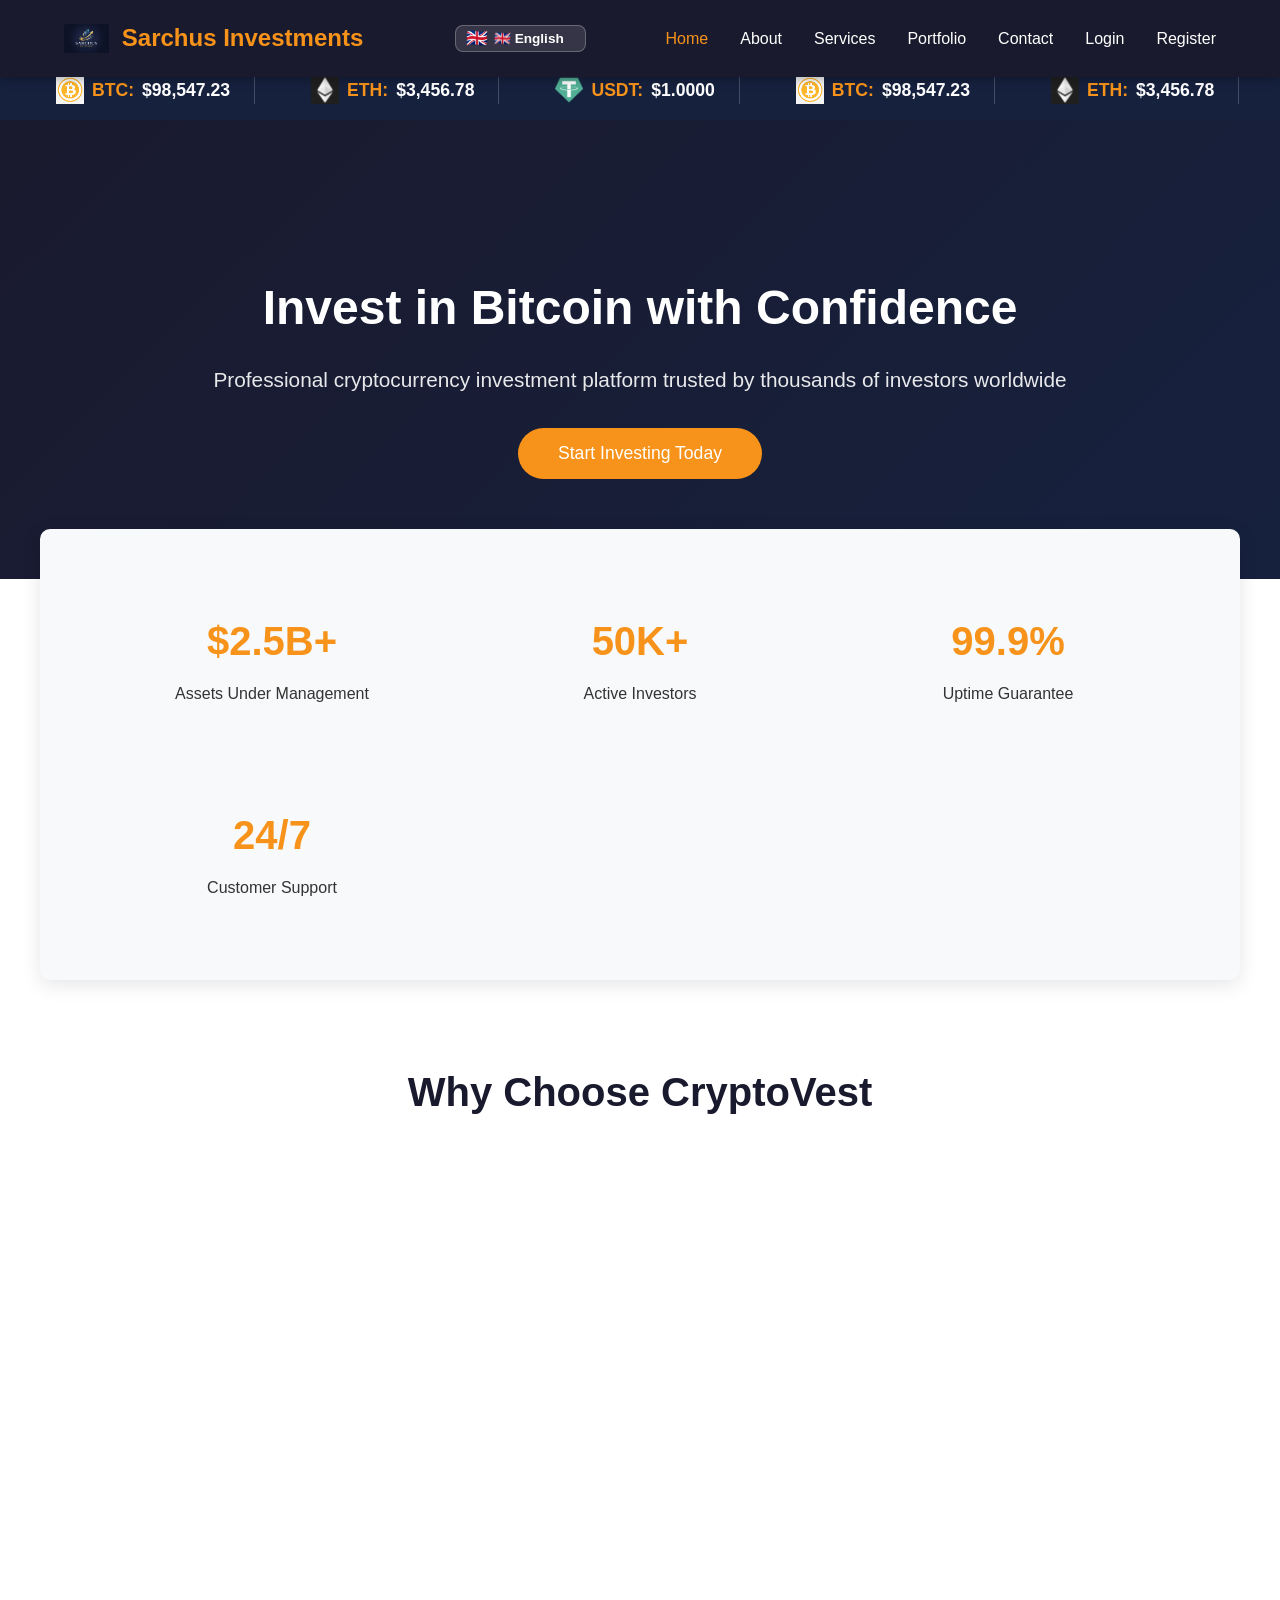
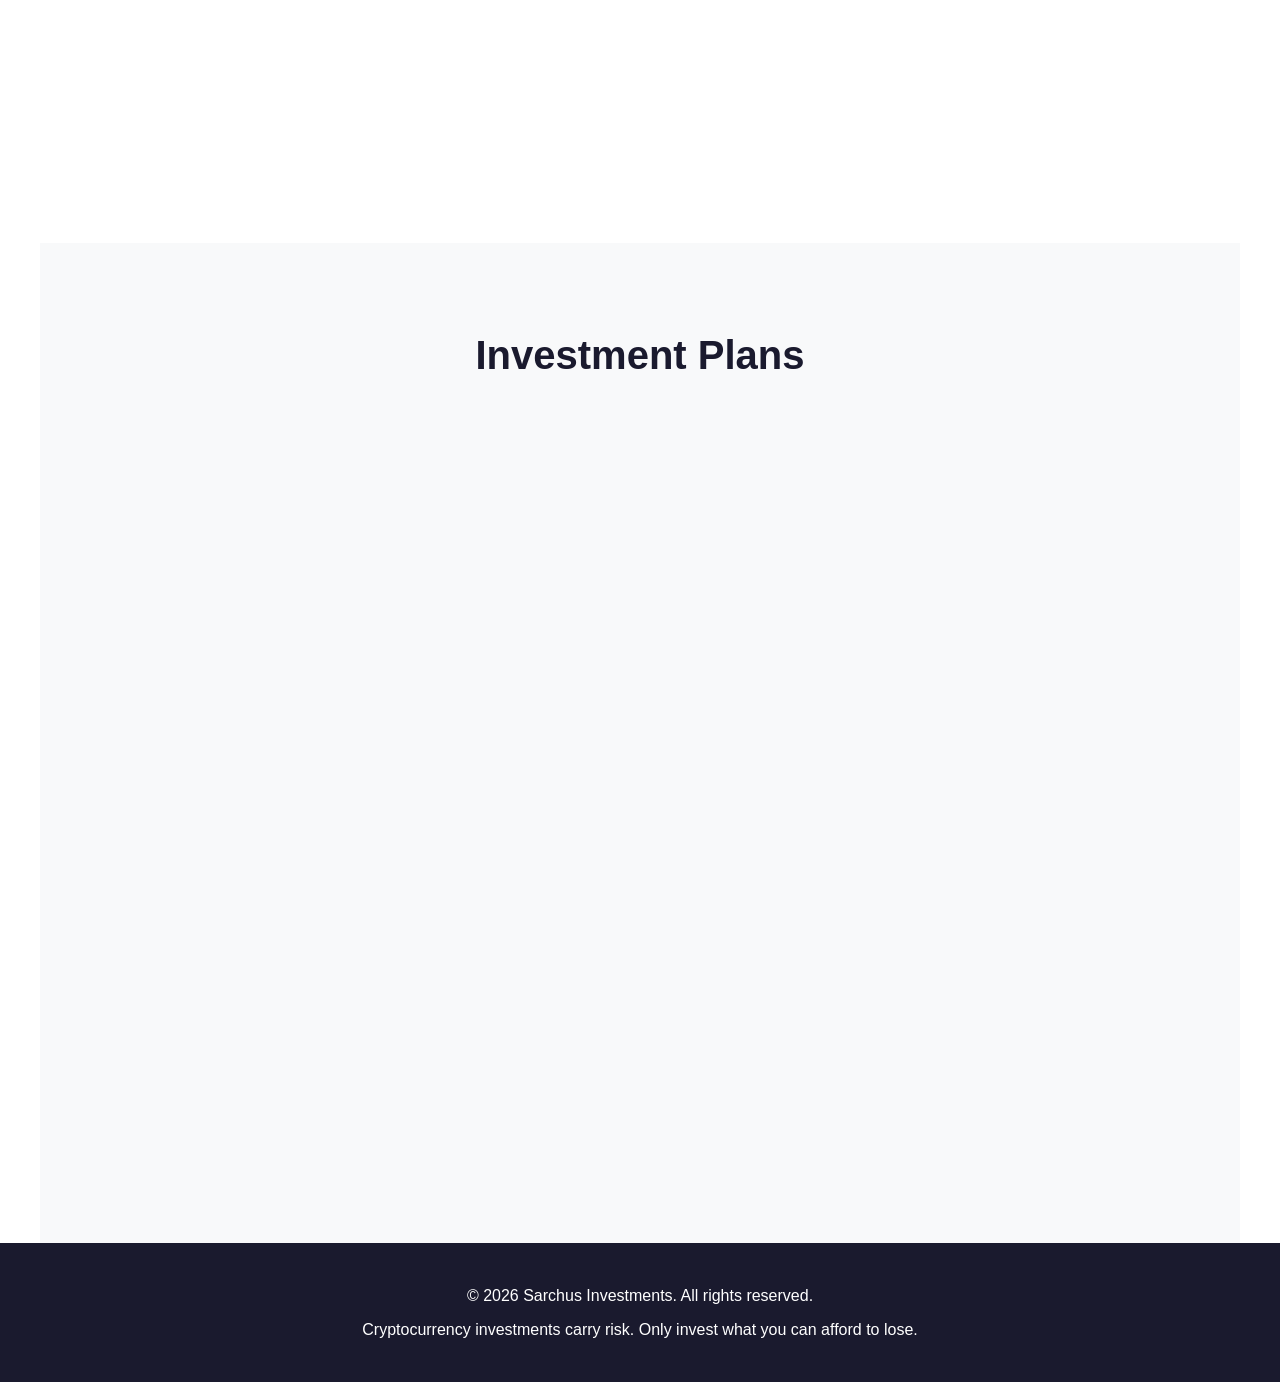
<file: index.html>
<!DOCTYPE html>
<html lang="en">
<head>
    <meta charset="UTF-8">
    <meta name="viewport" content="width=device-width, initial-scale=1.0">
    <title>Sarchus Investments - Professional Bitcoin Investment Platform</title>
    <link rel="icon" type="png" href="SarchusInvestments.png">
    <link rel="stylesheet" href="styles.css">
</head>
<body>
    <nav>
        <div class="container">
            <a href="index.html" class="logo-link">
                <img src="SarchusInvestments.png" alt="Sarchus Investments" class="logo-img">
                <span class="logo-text">Sarchus Investments</span>
            </a>
            <button class="mobile-menu-toggle" onclick="toggleMobileMenu()">
                <span></span><span></span><span></span>
            </button>
            <ul class="nav-menu">
                <li><a href="index.html"     data-i18n="nav-home">Home</a></li>
                <li><a href="about.html"     data-i18n="nav-about">About</a></li>
                <li><a href="services.html"  data-i18n="nav-services">Services</a></li>
                <li><a href="portfolio.html" data-i18n="nav-portfolio">Portfolio</a></li>
                <li><a href="contact.html"   data-i18n="nav-contact">Contact</a></li>
                <li><a href="login.html"    class="nav-login"    data-i18n="nav-login">Login</a></li>
                <li><a href="register.html" class="nav-register" data-i18n="nav-register">Register</a></li>
            </ul>
        </div>
    </nav>

    <div class="btc-price" id="cryptoPrices">
        <div class="btc-price-wrapper">
            <div class="btc-price-content">
                <div class="crypto-price-item"><img src="btc.png"  alt="Bitcoin"  class="crypto-icon"><span class="crypto-name">BTC:</span><span class="price-value" id="btcPrice">Loading...</span></div>
                <div class="crypto-price-item"><img src="eth.png"  alt="Ethereum" class="crypto-icon"><span class="crypto-name">ETH:</span><span class="price-value" id="ethPrice">Loading...</span></div>
                <div class="crypto-price-item"><img src="usdt.png" alt="USDT"     class="crypto-icon"><span class="crypto-name">USDT:</span><span class="price-value" id="usdtPrice">Loading...</span></div>
                <div class="crypto-price-item"><img src="btc.png"  alt="Bitcoin"  class="crypto-icon"><span class="crypto-name">BTC:</span><span class="price-value" id="btcPrice2">Loading...</span></div>
                <div class="crypto-price-item"><img src="eth.png"  alt="Ethereum" class="crypto-icon"><span class="crypto-name">ETH:</span><span class="price-value" id="ethPrice2">Loading...</span></div>
                <div class="crypto-price-item"><img src="usdt.png" alt="USDT"     class="crypto-icon"><span class="crypto-name">USDT:</span><span class="price-value" id="usdtPrice2">Loading...</span></div>
            </div>
            <div class="btc-price-content">
                <div class="crypto-price-item"><img src="btc.png"  alt="Bitcoin"  class="crypto-icon"><span class="crypto-name">BTC:</span><span class="price-value" id="btcPrice3">Loading...</span></div>
                <div class="crypto-price-item"><img src="eth.png"  alt="Ethereum" class="crypto-icon"><span class="crypto-name">ETH:</span><span class="price-value" id="ethPrice3">Loading...</span></div>
                <div class="crypto-price-item"><img src="usdt.png" alt="USDT"     class="crypto-icon"><span class="crypto-name">USDT:</span><span class="price-value" id="usdtPrice3">Loading...</span></div>
                <div class="crypto-price-item"><img src="btc.png"  alt="Bitcoin"  class="crypto-icon"><span class="crypto-name">BTC:</span><span class="price-value" id="btcPrice4">Loading...</span></div>
                <div class="crypto-price-item"><img src="eth.png"  alt="Ethereum" class="crypto-icon"><span class="crypto-name">ETH:</span><span class="price-value" id="ethPrice4">Loading...</span></div>
                <div class="crypto-price-item"><img src="usdt.png" alt="USDT"     class="crypto-icon"><span class="crypto-name">USDT:</span><span class="price-value" id="usdtPrice4">Loading...</span></div>
            </div>
        </div>
    </div>

    <section class="hero" id="home">
        <h1 data-i18n="index-hero-title">Invest in Bitcoin with Confidence</h1>
        <p  data-i18n="index-hero-sub">Professional cryptocurrency investment platform trusted by thousands of investors worldwide</p>
        <button class="cta-button" onclick="window.location.href='register.html'" data-i18n="index-hero-cta">Start Investing Today</button>
    </section>

    <div class="stats">
        <div class="stat-card">
            <h3 data-i18n="stats-aum">$2.5B+</h3>
            <p  data-i18n="stats-aum-label">Assets Under Management</p>
        </div>
        <div class="stat-card">
            <h3 data-i18n="stats-investors">50K+</h3>
            <p  data-i18n="stats-investors-label">Active Investors</p>
        </div>
        <div class="stat-card">
            <h3 data-i18n="stats-uptime">99.9%</h3>
            <p  data-i18n="stats-uptime-label">Uptime Guarantee</p>
        </div>
        <div class="stat-card">
            <h3 data-i18n="stats-support">24/7</h3>
            <p  data-i18n="stats-support-label">Customer Support</p>
        </div>
    </div>

    <section class="section" id="features">
        <h2 data-i18n="features-title">Why Choose CryptoVest</h2>
        <div class="features">
            <div class="feature-card">
                <div class="feature-icon">🔒</div>
                <h3 data-i18n="feature-security-title">Bank-Level Security</h3>
                <p  data-i18n="feature-security-desc">Your investments are protected with military-grade encryption and cold storage solutions.</p>
            </div>
            <div class="feature-card">
                <div class="feature-icon">📊</div>
                <h3 data-i18n="feature-analytics-title">Real-Time Analytics</h3>
                <p  data-i18n="feature-analytics-desc">Track your portfolio performance with advanced analytics and real-time market data.</p>
            </div>
            <div class="feature-card">
                <div class="feature-icon">💼</div>
                <h3 data-i18n="feature-management-title">Expert Management</h3>
                <p  data-i18n="feature-management-desc">Our team of crypto experts actively manages and optimizes your investment strategy.</p>
            </div>
            <div class="feature-card">
                <div class="feature-icon">🌐</div>
                <h3 data-i18n="feature-global-title">Global Access</h3>
                <p  data-i18n="feature-global-desc">Invest from anywhere in the world with our mobile and web platforms.</p>
            </div>
            <div class="feature-card">
                <div class="feature-icon">⚡</div>
                <h3 data-i18n="feature-instant-title">Instant Transactions</h3>
                <p  data-i18n="feature-instant-desc">Buy and sell Bitcoin instantly with our high-speed trading infrastructure.</p>
            </div>
            <div class="feature-card">
                <div class="feature-icon">🎓</div>
                <h3 data-i18n="feature-edu-title">Educational Resources</h3>
                <p  data-i18n="feature-edu-desc">Learn from our comprehensive guides and stay updated with market insights.</p>
            </div>
        </div>
    </section>

    <section class="section pricing" id="pricing">
        <h2 data-i18n="pricing-title">Investment Plans</h2>
        <div class="pricing-cards">
            <div class="pricing-card">
                <h3 data-i18n="plan-silver">Silver Plan</h3>
                <div class="price">15<span>% ROI</span></div>
                <ul class="pricing-features">
                    <li>Minimum: $100</li><li>Maximum: $999</li><li>Duration: 7 Days</li>
                    <li>ROI: 15%</li><li>Basic Analytics</li><li>Email Support</li><li>Mobile App Access</li>
                </ul>
                <button class="cta-button" onclick="window.location.href='register.html'" data-i18n="plan-cta-start">Get Started</button>
            </div>
            <div class="pricing-card featured">
                <h3 data-i18n="plan-gold">Gold Plan</h3>
                <div class="price">20<span>% ROI</span></div>
                <ul class="pricing-features">
                    <li>Minimum: $1,000</li><li>Maximum: $4,999</li><li>Duration: 15 Days</li>
                    <li>ROI: 20%</li><li>Advanced Analytics</li><li>Priority Support</li>
                    <li>Enhanced Security</li><li>Account Manager</li><li>Tax Reporting Tools</li>
                </ul>
                <button class="cta-button" onclick="window.location.href='register.html'" data-i18n="plan-cta-popular">Most Popular</button>
            </div>
            <div class="pricing-card">
                <h3 data-i18n="plan-diamond">Diamond Plan</h3>
                <div class="price">25<span>% ROI</span></div>
                <ul class="pricing-features">
                    <li>Minimum: $5,000</li><li>Maximum: $24,999</li><li>Duration: 30 Days</li>
                    <li>ROI: 25%</li><li>Premium Analytics</li><li>24/7 VIP Support</li>
                    <li>Maximum Security</li><li>Personal Investment Team</li>
                    <li>Custom Strategies</li><li>API Access</li>
                </ul>
                <button class="cta-button" onclick="window.location.href='register.html'" data-i18n="plan-cta-premium">Premium Plan</button>
            </div>
        </div>
    </section>

    <footer>
        <p data-i18n="footer-copy">&copy; 2026 Sarchus Investments. All rights reserved.</p>
        <p data-i18n="footer-risk">Cryptocurrency investments carry risk. Only invest what you can afford to lose.</p>
    </footer>

    <script src="translations.js"></script>
    <script src="lang-switcher.js"></script>
    <script src="main.js"></script>
</body>
</html>
</file>
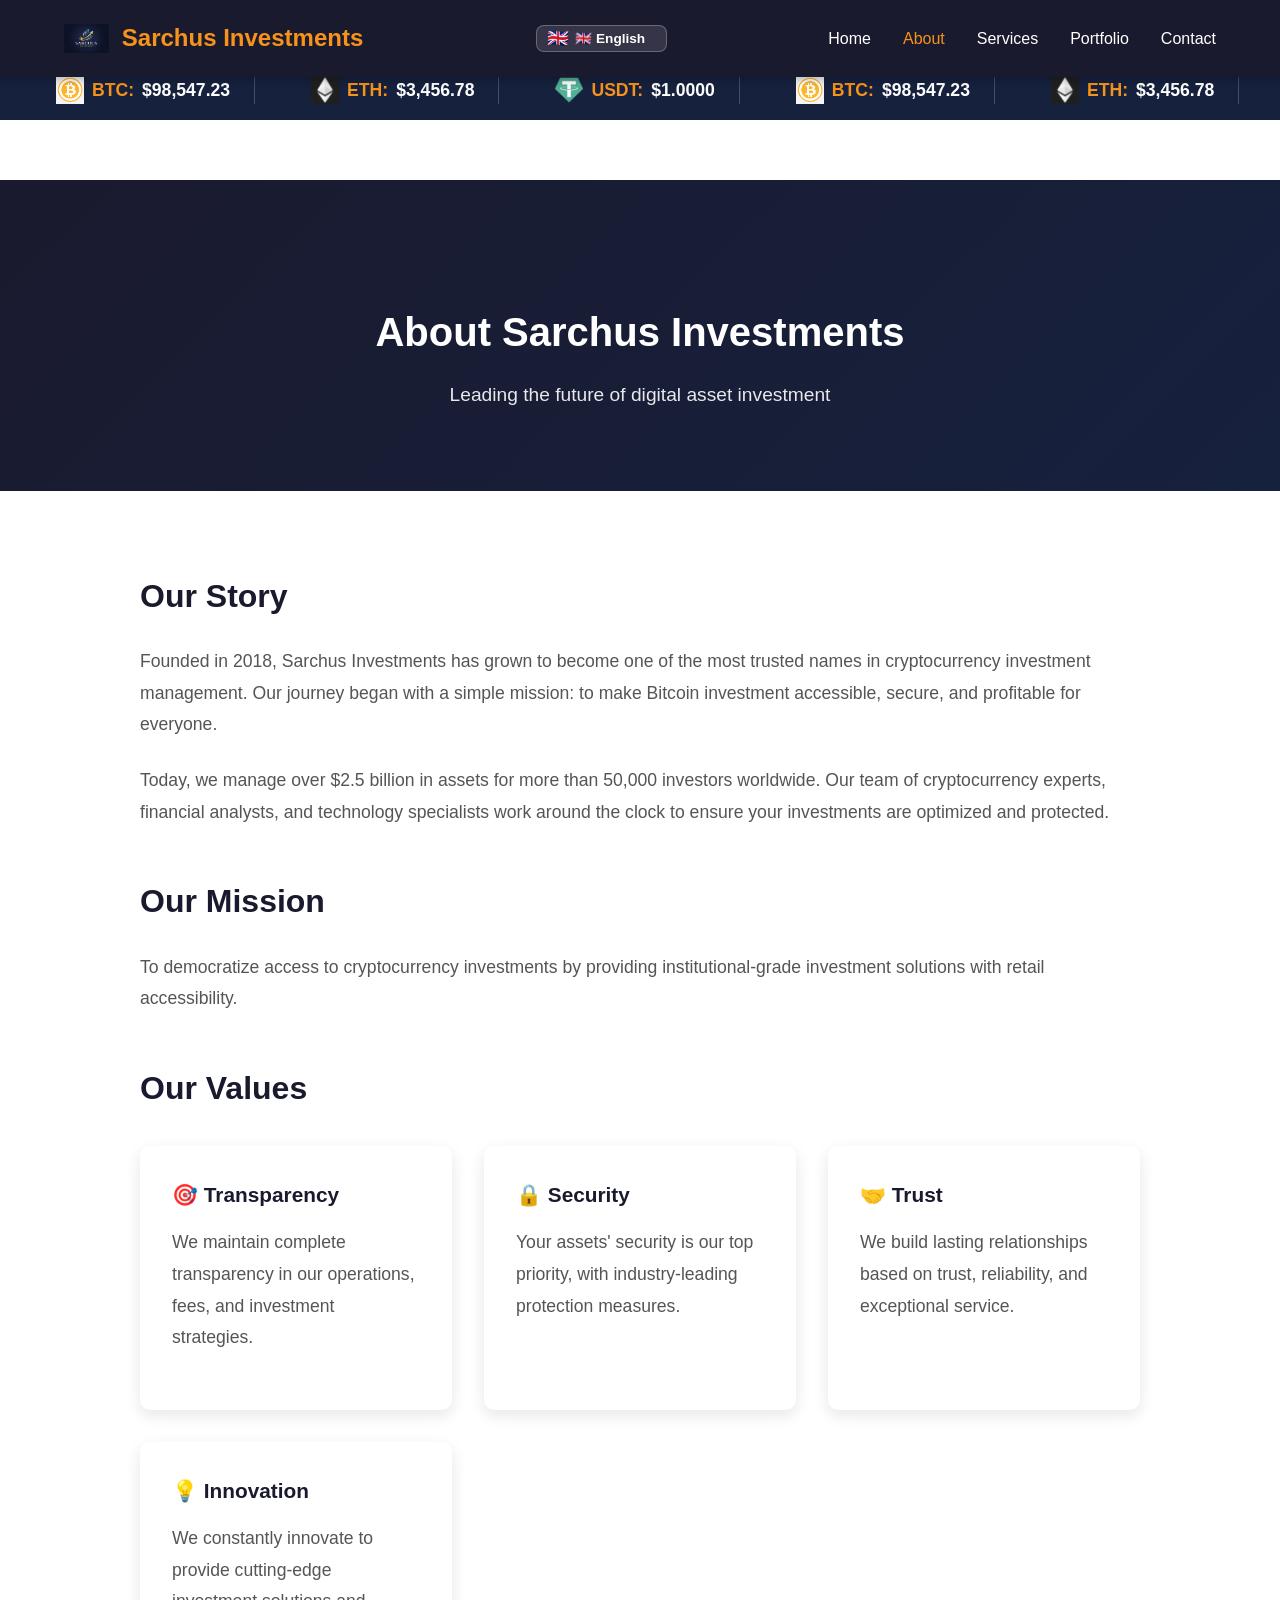
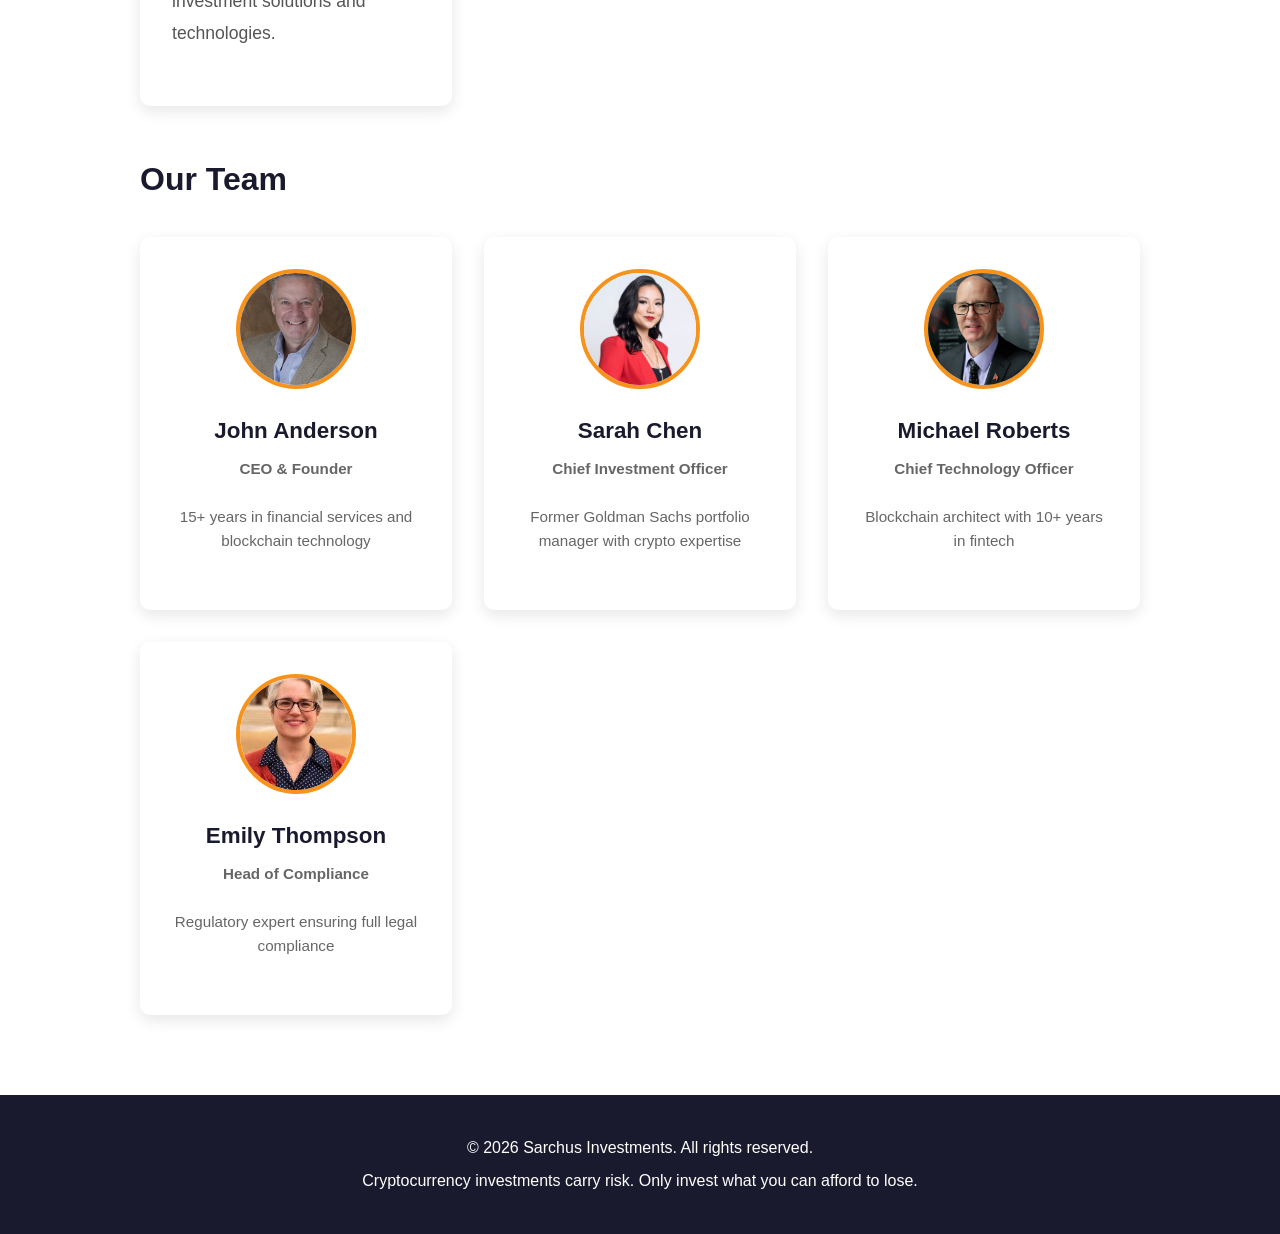
<file: about.html>
<!DOCTYPE html>
<html lang="en">
<head>
    <meta charset="UTF-8">
    <meta name="viewport" content="width=device-width, initial-scale=1.0">
    <title>About Us - Sarchus Investments</title>
    <link rel="icon" type="png" href="SarchusInvestments.png">
    <link rel="stylesheet" href="styles.css">
</head>
<body>
    <nav>
        <div class="container">
            <a href="index.html" class="logo-link">
                <img src="SarchusInvestments.png" alt="Sarchus Investments" class="logo-img">
                <span class="logo-text">Sarchus Investments</span>
            </a>
            <button class="mobile-menu-toggle" onclick="toggleMobileMenu()">
                <span></span><span></span><span></span>
            </button>
            <ul class="nav-menu">
                <li><a href="index.html"     data-i18n="nav-home">Home</a></li>
                <li><a href="about.html"     data-i18n="nav-about">About</a></li>
                <li><a href="services.html"  data-i18n="nav-services">Services</a></li>
                <li><a href="portfolio.html" data-i18n="nav-portfolio">Portfolio</a></li>
                <li><a href="contact.html"   data-i18n="nav-contact">Contact</a></li>
            </ul>
        </div>
    </nav>

    <div class="btc-price" id="cryptoPrices">
        <div class="btc-price-wrapper">
            <div class="btc-price-content">
                <div class="crypto-price-item"><img src="btc.png"  alt="Bitcoin"  class="crypto-icon"><span class="crypto-name">BTC:</span><span class="price-value" id="btcPrice">Loading...</span></div>
                <div class="crypto-price-item"><img src="eth.png"  alt="Ethereum" class="crypto-icon"><span class="crypto-name">ETH:</span><span class="price-value" id="ethPrice">Loading...</span></div>
                <div class="crypto-price-item"><img src="usdt.png" alt="USDT"     class="crypto-icon"><span class="crypto-name">USDT:</span><span class="price-value" id="usdtPrice">Loading...</span></div>
                <div class="crypto-price-item"><img src="btc.png"  alt="Bitcoin"  class="crypto-icon"><span class="crypto-name">BTC:</span><span class="price-value" id="btcPrice2">Loading...</span></div>
                <div class="crypto-price-item"><img src="eth.png"  alt="Ethereum" class="crypto-icon"><span class="crypto-name">ETH:</span><span class="price-value" id="ethPrice2">Loading...</span></div>
                <div class="crypto-price-item"><img src="usdt.png" alt="USDT"     class="crypto-icon"><span class="crypto-name">USDT:</span><span class="price-value" id="usdtPrice2">Loading...</span></div>
            </div>
            <div class="btc-price-content">
                <div class="crypto-price-item"><img src="btc.png"  alt="Bitcoin"  class="crypto-icon"><span class="crypto-name">BTC:</span><span class="price-value" id="btcPrice3">Loading...</span></div>
                <div class="crypto-price-item"><img src="eth.png"  alt="Ethereum" class="crypto-icon"><span class="crypto-name">ETH:</span><span class="price-value" id="ethPrice3">Loading...</span></div>
                <div class="crypto-price-item"><img src="usdt.png" alt="USDT"     class="crypto-icon"><span class="crypto-name">USDT:</span><span class="price-value" id="usdtPrice3">Loading...</span></div>
                <div class="crypto-price-item"><img src="btc.png"  alt="Bitcoin"  class="crypto-icon"><span class="crypto-name">BTC:</span><span class="price-value" id="btcPrice4">Loading...</span></div>
                <div class="crypto-price-item"><img src="eth.png"  alt="Ethereum" class="crypto-icon"><span class="crypto-name">ETH:</span><span class="price-value" id="ethPrice4">Loading...</span></div>
                <div class="crypto-price-item"><img src="usdt.png" alt="USDT"     class="crypto-icon"><span class="crypto-name">USDT:</span><span class="price-value" id="usdtPrice4">Loading...</span></div>
            </div>
        </div>
    </div>

    <section class="page-header">
        <h1 data-i18n="about-hero-title">About Sarchus Investments</h1>
        <p  data-i18n="about-hero-sub">Leading the future of digital asset investment</p>
    </section>

    <section class="section">
        <div class="about-content">
            <h2 data-i18n="about-story-h2">Our Story</h2>
            <p data-i18n="about-story-p1">Founded in 2018, Sarchus Investments has grown to become one of the most trusted names in cryptocurrency investment management. Our journey began with a simple mission: to make Bitcoin investment accessible, secure, and profitable for everyone.</p>
            <p data-i18n="about-story-p2">Today, we manage over $2.5 billion in assets for more than 50,000 investors worldwide. Our team of cryptocurrency experts, financial analysts, and technology specialists work around the clock to ensure your investments are optimized and protected.</p>

            <h2 style="margin-top: 3rem;" data-i18n="about-mission-h2">Our Mission</h2>
            <p data-i18n="about-mission-p">To democratize access to cryptocurrency investments by providing institutional-grade investment solutions with retail accessibility. We believe that everyone should have the opportunity to participate in the digital financial revolution.</p>

            <h2 style="margin-top: 3rem;" data-i18n="about-values-h2">Our Values</h2>
            <div class="values-grid">
                <div class="value-card">
                    <h3 data-i18n="value-transparency-title">🎯 Transparency</h3>
                    <p  data-i18n="value-transparency-desc">We maintain complete transparency in our operations, fees, and investment strategies.</p>
                </div>
                <div class="value-card">
                    <h3 data-i18n="value-security-title">🔒 Security</h3>
                    <p  data-i18n="value-security-desc">Your assets' security is our top priority, with industry-leading protection measures.</p>
                </div>
                <div class="value-card">
                    <h3 data-i18n="value-trust-title">🤝 Trust</h3>
                    <p  data-i18n="value-trust-desc">We build lasting relationships based on trust, reliability, and exceptional service.</p>
                </div>
                <div class="value-card">
                    <h3 data-i18n="value-innovation-title">💡 Innovation</h3>
                    <p  data-i18n="value-innovation-desc">We constantly innovate to provide cutting-edge investment solutions and technologies.</p>
                </div>
            </div>

            <h2 style="margin-top: 3rem;" data-i18n="about-team-h2">Our Team</h2>
            <div class="team-grid">
                <div class="team-member">
                    <div class="team-avatar"><img src="JohnAnderson.png" alt="John Anderson"></div>
                    <h3>John Anderson</h3>
                    <p class="team-role" data-i18n="team-ceo-role">CEO &amp; Founder</p>
                    <p data-i18n="team-ceo-desc">15+ years in financial services and blockchain technology</p>
                </div>
                <div class="team-member">
                    <div class="team-avatar"><img src="SarahChen.png" alt="Sarah Chen"></div>
                    <h3>Sarah Chen</h3>
                    <p class="team-role" data-i18n="team-cio-role">Chief Investment Officer</p>
                    <p data-i18n="team-cio-desc">Former Goldman Sachs portfolio manager with crypto expertise</p>
                </div>
                <div class="team-member">
                    <div class="team-avatar"><img src="MichaelRoberts.png" alt="Michael Roberts"></div>
                    <h3>Michael Roberts</h3>
                    <p class="team-role" data-i18n="team-cto-role">Chief Technology Officer</p>
                    <p data-i18n="team-cto-desc">Blockchain architect with 10+ years in fintech</p>
                </div>
                <div class="team-member">
                    <div class="team-avatar"><img src="EmilyThompson.png" alt="Emily Thompson"></div>
                    <h3>Emily Thompson</h3>
                    <p class="team-role" data-i18n="team-compliance-role">Head of Compliance</p>
                    <p data-i18n="team-compliance-desc">Regulatory expert ensuring full legal compliance</p>
                </div>
            </div>
        </div>
    </section>

    <footer>
        <p data-i18n="footer-copy">&copy; 2026 Sarchus Investments. All rights reserved.</p>
        <p data-i18n="footer-risk">Cryptocurrency investments carry risk. Only invest what you can afford to lose.</p>
    </footer>

    <script src="translations.js"></script>
    <script src="lang-switcher.js"></script>
    <script src="main.js"></script>
</body>
</html>
</file>
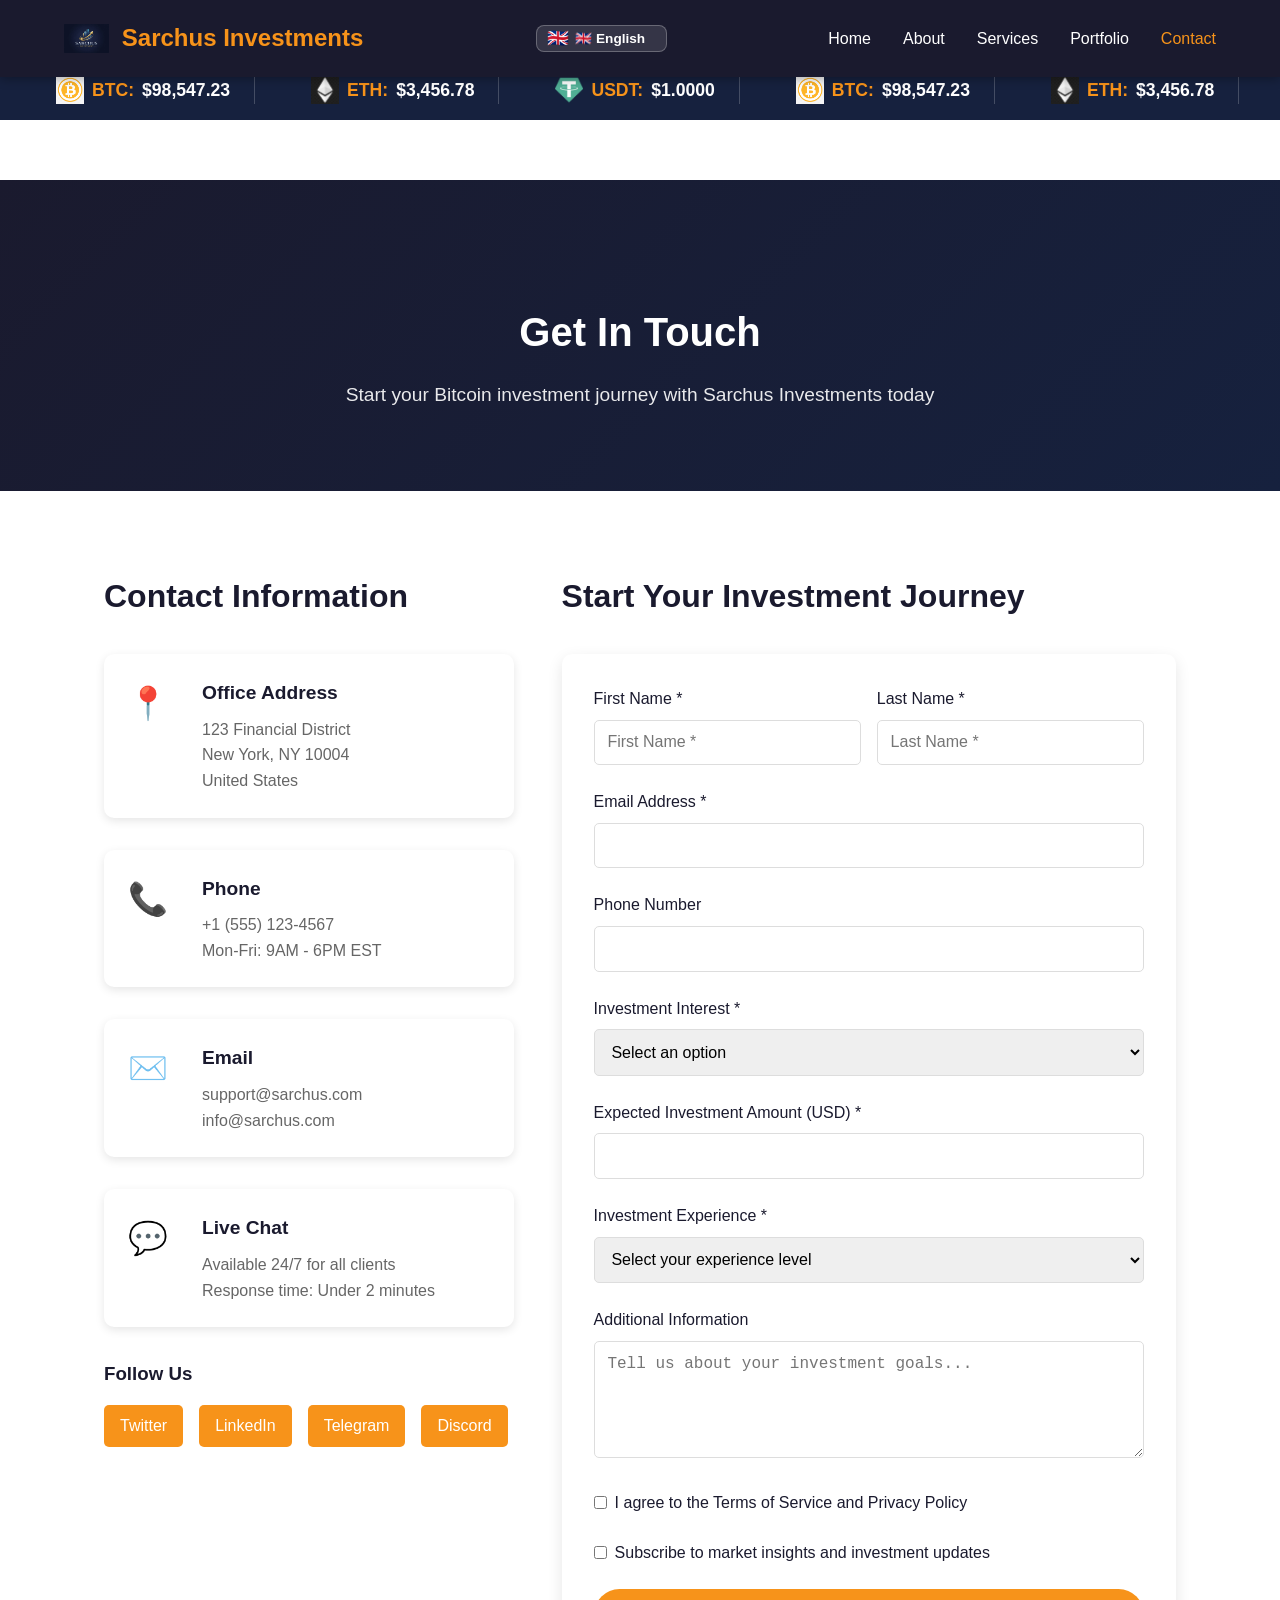
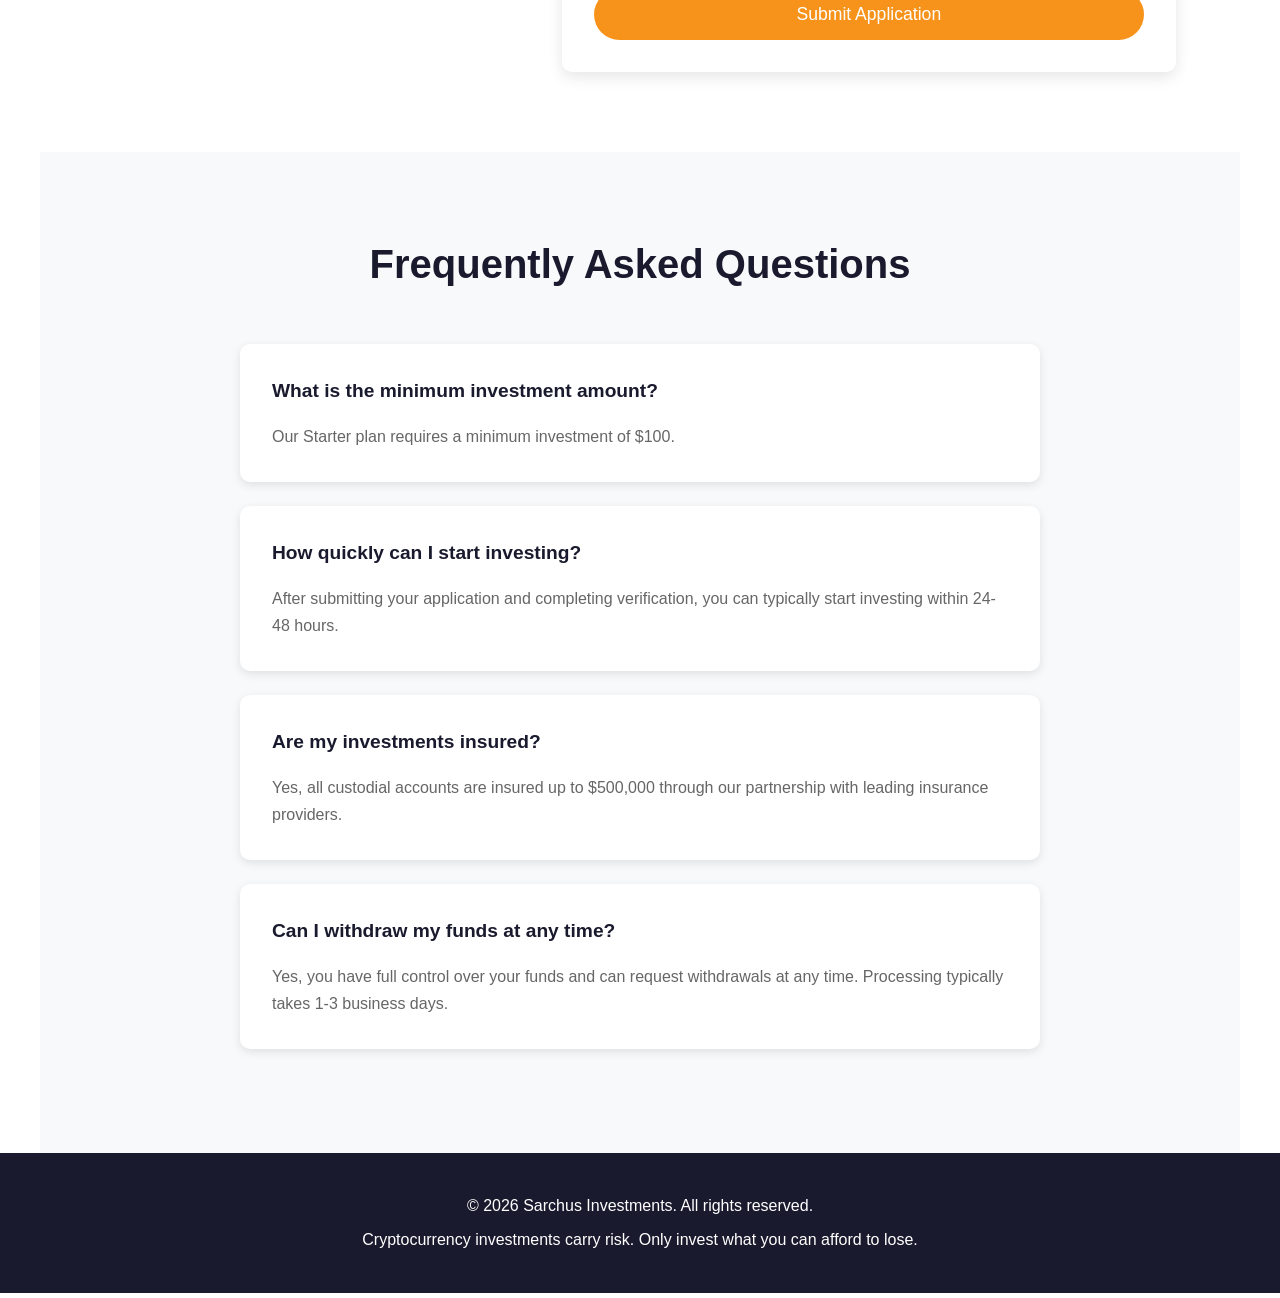
<file: contact.html>
<!DOCTYPE html>
<html lang="en">
<head>
    <meta charset="UTF-8">
    <meta name="viewport" content="width=device-width, initial-scale=1.0">
    <title>Contact Us - Sarchus Investments</title>
    <link rel="icon" type="png" href="SarchusInvestments.png">
    <link rel="stylesheet" href="styles.css">
</head>
<body>
    <nav>
        <div class="container">
            <a href="index.html" class="logo-link">
                <img src="SarchusInvestments.png" alt="Sarchus Investments" class="logo-img">
                <span class="logo-text">Sarchus Investments</span>
            </a>
            <button class="mobile-menu-toggle" onclick="toggleMobileMenu()">
                <span></span><span></span><span></span>
            </button>
            <ul class="nav-menu">
                <li><a href="index.html"     data-i18n="nav-home">Home</a></li>
                <li><a href="about.html"     data-i18n="nav-about">About</a></li>
                <li><a href="services.html"  data-i18n="nav-services">Services</a></li>
                <li><a href="portfolio.html" data-i18n="nav-portfolio">Portfolio</a></li>
                <li><a href="contact.html"   data-i18n="nav-contact">Contact</a></li>
            </ul>
        </div>
    </nav>

    <div class="btc-price" id="cryptoPrices">
        <div class="btc-price-wrapper">
            <div class="btc-price-content">
                <div class="crypto-price-item"><img src="btc.png"  alt="Bitcoin"  class="crypto-icon"><span class="crypto-name">BTC:</span><span class="price-value" id="btcPrice">Loading...</span></div>
                <div class="crypto-price-item"><img src="eth.png"  alt="Ethereum" class="crypto-icon"><span class="crypto-name">ETH:</span><span class="price-value" id="ethPrice">Loading...</span></div>
                <div class="crypto-price-item"><img src="usdt.png" alt="USDT"     class="crypto-icon"><span class="crypto-name">USDT:</span><span class="price-value" id="usdtPrice">Loading...</span></div>
                <div class="crypto-price-item"><img src="btc.png"  alt="Bitcoin"  class="crypto-icon"><span class="crypto-name">BTC:</span><span class="price-value" id="btcPrice2">Loading...</span></div>
                <div class="crypto-price-item"><img src="eth.png"  alt="Ethereum" class="crypto-icon"><span class="crypto-name">ETH:</span><span class="price-value" id="ethPrice2">Loading...</span></div>
                <div class="crypto-price-item"><img src="usdt.png" alt="USDT"     class="crypto-icon"><span class="crypto-name">USDT:</span><span class="price-value" id="usdtPrice2">Loading...</span></div>
            </div>
            <div class="btc-price-content">
                <div class="crypto-price-item"><img src="btc.png"  alt="Bitcoin"  class="crypto-icon"><span class="crypto-name">BTC:</span><span class="price-value" id="btcPrice3">Loading...</span></div>
                <div class="crypto-price-item"><img src="eth.png"  alt="Ethereum" class="crypto-icon"><span class="crypto-name">ETH:</span><span class="price-value" id="ethPrice3">Loading...</span></div>
                <div class="crypto-price-item"><img src="usdt.png" alt="USDT"     class="crypto-icon"><span class="crypto-name">USDT:</span><span class="price-value" id="usdtPrice3">Loading...</span></div>
                <div class="crypto-price-item"><img src="btc.png"  alt="Bitcoin"  class="crypto-icon"><span class="crypto-name">BTC:</span><span class="price-value" id="btcPrice4">Loading...</span></div>
                <div class="crypto-price-item"><img src="eth.png"  alt="Ethereum" class="crypto-icon"><span class="crypto-name">ETH:</span><span class="price-value" id="ethPrice4">Loading...</span></div>
                <div class="crypto-price-item"><img src="usdt.png" alt="USDT"     class="crypto-icon"><span class="crypto-name">USDT:</span><span class="price-value" id="usdtPrice4">Loading...</span></div>
            </div>
        </div>
    </div>

    <section class="page-header">
        <h1 data-i18n="contact-hero-title">Get In Touch</h1>
        <p  data-i18n="contact-hero-sub">Start your Bitcoin investment journey with Sarchus Investments today</p>
    </section>

    <section class="section">
        <div class="contact-container">
            <div class="contact-info">
                <h2 data-i18n="contact-info-h2">Contact Information</h2>
                <div class="info-item">
                    <div class="info-icon">📍</div>
                    <div>
                        <h3 data-i18n="contact-office-h3">Office Address</h3>
                        <p>123 Financial District<br>New York, NY 10004<br>United States</p>
                    </div>
                </div>
                <div class="info-item">
                    <div class="info-icon">📞</div>
                    <div>
                        <h3 data-i18n="contact-phone-h3">Phone</h3>
                        <p>+1 (555) 123-4567<br><span data-i18n="contact-phone-hours">Mon-Fri: 9AM - 6PM EST</span></p>
                    </div>
                </div>
                <div class="info-item">
                    <div class="info-icon">✉️</div>
                    <div>
                        <h3 data-i18n="contact-email-h3">Email</h3>
                        <p>support@sarchus.com<br>info@sarchus.com</p>
                    </div>
                </div>
                <div class="info-item">
                    <div class="info-icon">💬</div>
                    <div>
                        <h3 data-i18n="contact-chat-h3">Live Chat</h3>
                        <p><span data-i18n="contact-chat-desc">Available 24/7 for all clients</span><br><span data-i18n="contact-chat-time">Response time: Under 2 minutes</span></p>
                    </div>
                </div>
                <div class="social-links">
                    <h3 data-i18n="contact-social-h3">Follow Us</h3>
                    <div class="social-icons">
                        <a href="#" class="social-icon">Twitter</a>
                        <a href="#" class="social-icon">LinkedIn</a>
                        <a href="#" class="social-icon">Telegram</a>
                        <a href="#" class="social-icon">Discord</a>
                    </div>
                </div>
            </div>

            <div class="contact-form-container">
                <h2 data-i18n="contact-form-h2">Start Your Investment Journey</h2>
                <form class="contact-form" id="contactForm" onsubmit="handleSubmit(event)">
                    <div class="form-row">
                        <div class="form-group">
                            <label for="firstName" data-i18n="contact-firstname">First Name *</label>
                            <input type="text" id="firstName" required data-i18n-placeholder="contact-firstname">
                        </div>
                        <div class="form-group">
                            <label for="lastName" data-i18n="contact-lastname">Last Name *</label>
                            <input type="text" id="lastName" required data-i18n-placeholder="contact-lastname">
                        </div>
                    </div>
                    <div class="form-group">
                        <label for="email" data-i18n="contact-email-label">Email Address *</label>
                        <input type="email" id="email" required>
                    </div>
                    <div class="form-group">
                        <label for="phone" data-i18n="contact-phone-label">Phone Number</label>
                        <input type="tel" id="phone">
                    </div>
                    <div class="form-group">
                        <label for="investmentType" data-i18n="contact-invest-type">Investment Interest *</label>
                        <select id="investmentType" required>
                            <option value="">Select an option</option>
                            <option value="starter">Starter Plan ($1,000+)</option>
                            <option value="professional">Professional Plan ($10,000+)</option>
                            <option value="enterprise">Enterprise Plan ($100,000+)</option>
                            <option value="consultation">Investment Consultation</option>
                            <option value="other">Other Services</option>
                        </select>
                    </div>
                    <div class="form-group">
                        <label for="investment" data-i18n="contact-invest-amt">Expected Investment Amount (USD) *</label>
                        <input type="number" id="investment" min="1000" required>
                    </div>
                    <div class="form-group">
                        <label for="experience" data-i18n="contact-experience">Investment Experience *</label>
                        <select id="experience" required>
                            <option value="">Select your experience level</option>
                            <option value="beginner">Beginner (New to crypto)</option>
                            <option value="intermediate">Intermediate (Some experience)</option>
                            <option value="advanced">Advanced (Experienced investor)</option>
                            <option value="professional">Professional Trader</option>
                        </select>
                    </div>
                    <div class="form-group">
                        <label for="message" data-i18n="contact-message">Additional Information</label>
                        <textarea id="message" rows="5" placeholder="Tell us about your investment goals..."></textarea>
                    </div>
                    <div class="form-group checkbox-group">
                        <label>
                            <input type="checkbox" id="terms" required>
                            <span data-i18n="contact-terms">I agree to the Terms of Service and Privacy Policy</span>
                        </label>
                    </div>
                    <div class="form-group checkbox-group">
                        <label>
                            <input type="checkbox" id="newsletter">
                            <span data-i18n="contact-newsletter">Subscribe to market insights and investment updates</span>
                        </label>
                    </div>
                    <button type="submit" class="cta-button" style="width: 100%;" data-i18n="contact-submit">Submit Application</button>
                </form>
                <div class="success-message" id="successMessage" style="display: none;">
                    <h3 data-i18n="contact-success-h3">✅ Application Submitted Successfully!</h3>
                    <p data-i18n="contact-success-p">Thank you for your interest in CryptoVest. Our team will review your application and contact you within 24 hours.</p>
                </div>
            </div>
        </div>
    </section>

    <section class="section" style="background: var(--light);">
        <h2 data-i18n="faq-title">Frequently Asked Questions</h2>
        <div class="faq-container">
            <div class="faq-item">
                <h3 data-i18n="faq-q1">What is the minimum investment amount?</h3>
                <p  data-i18n="faq-a1">Our Starter plan requires a minimum investment of $100. For more advanced plans with additional features, please review our pricing page.</p>
            </div>
            <div class="faq-item">
                <h3 data-i18n="faq-q2">How quickly can I start investing?</h3>
                <p  data-i18n="faq-a2">After submitting your application and completing verification, you can typically start investing within 24-48 hours.</p>
            </div>
            <div class="faq-item">
                <h3 data-i18n="faq-q3">Are my investments insured?</h3>
                <p  data-i18n="faq-a3">Yes, all custodial accounts are insured up to $500,000 through our partnership with leading insurance providers.</p>
            </div>
            <div class="faq-item">
                <h3 data-i18n="faq-q4">Can I withdraw my funds at any time?</h3>
                <p  data-i18n="faq-a4">Yes, you have full control over your funds and can request withdrawals at any time. Processing typically takes 1-3 business days.</p>
            </div>
        </div>
    </section>

    <footer>
        <p data-i18n="footer-copy">&copy; 2026 Sarchus Investments. All rights reserved.</p>
        <p data-i18n="footer-risk">Cryptocurrency investments carry risk. Only invest what you can afford to lose.</p>
    </footer>

    <script src="translations.js"></script>
    <script src="lang-switcher.js"></script>
    <script src="main.js"></script>
</body>
</html>
</file>
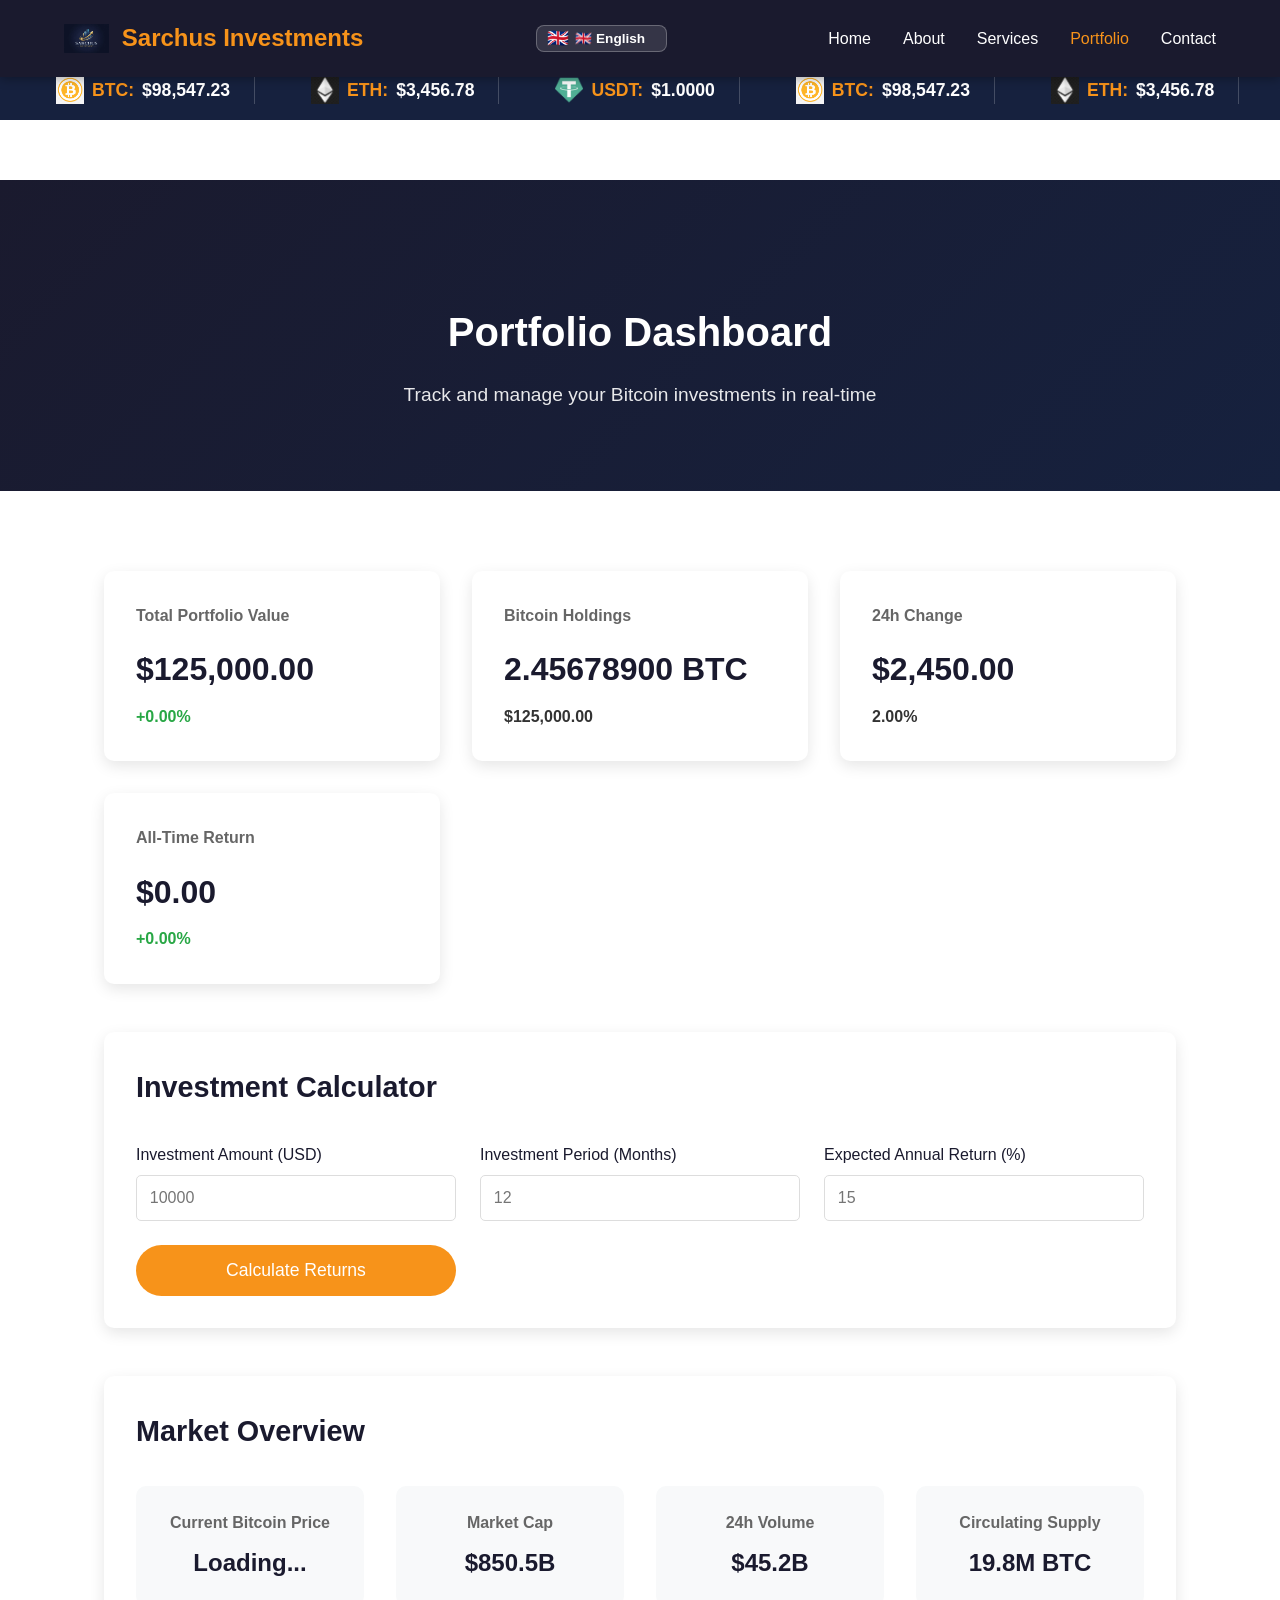
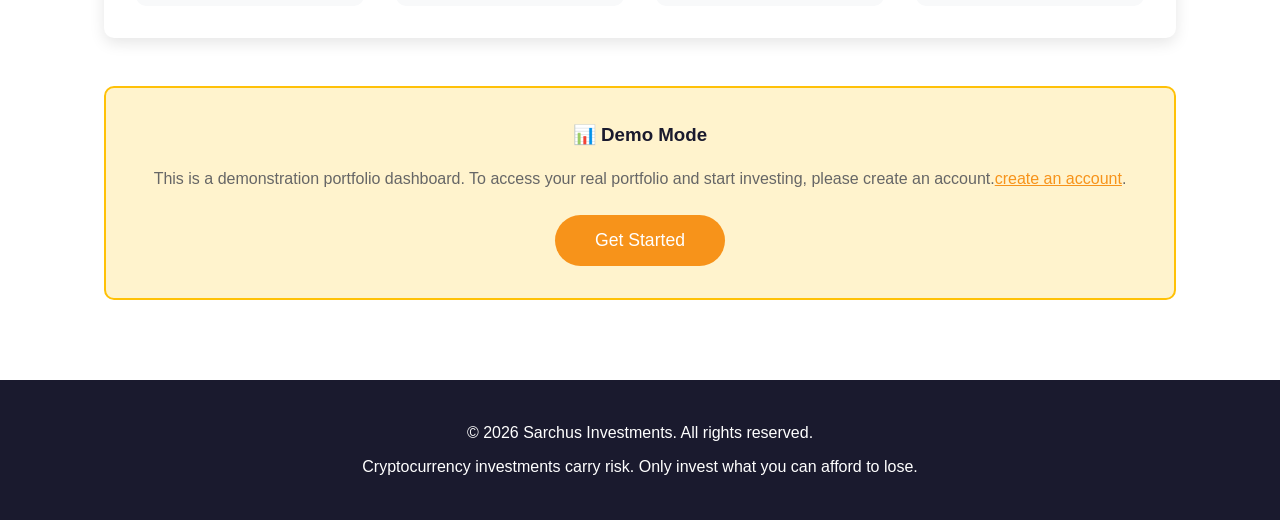
<file: portfolio.html>
<!DOCTYPE html>
<html lang="en">
<head>
    <meta charset="UTF-8">
    <meta name="viewport" content="width=device-width, initial-scale=1.0">
    <title>Portfolio Tracker - Sarchus Investments</title>
    <link rel="icon" type="png" href="SarchusInvestments.png">
    <link rel="stylesheet" href="styles.css">
</head>
<body>
    <nav>
        <div class="container">
            <a href="index.html" class="logo-link">
                <img src="SarchusInvestments.png" alt="Sarchus Investments" class="logo-img">
                <span class="logo-text">Sarchus Investments</span>
            </a>
            <button class="mobile-menu-toggle" onclick="toggleMobileMenu()">
                <span></span><span></span><span></span>
            </button>
            <ul class="nav-menu">
                <li><a href="index.html"     data-i18n="nav-home">Home</a></li>
                <li><a href="about.html"     data-i18n="nav-about">About</a></li>
                <li><a href="services.html"  data-i18n="nav-services">Services</a></li>
                <li><a href="portfolio.html" data-i18n="nav-portfolio">Portfolio</a></li>
                <li><a href="contact.html"   data-i18n="nav-contact">Contact</a></li>
            </ul>
        </div>
    </nav>

    <div class="btc-price" id="cryptoPrices">
        <div class="btc-price-wrapper">
            <div class="btc-price-content">
                <div class="crypto-price-item"><img src="btc.png"  alt="Bitcoin"  class="crypto-icon"><span class="crypto-name">BTC:</span><span class="price-value" id="btcPrice">Loading...</span></div>
                <div class="crypto-price-item"><img src="eth.png"  alt="Ethereum" class="crypto-icon"><span class="crypto-name">ETH:</span><span class="price-value" id="ethPrice">Loading...</span></div>
                <div class="crypto-price-item"><img src="usdt.png" alt="USDT"     class="crypto-icon"><span class="crypto-name">USDT:</span><span class="price-value" id="usdtPrice">Loading...</span></div>
                <div class="crypto-price-item"><img src="btc.png"  alt="Bitcoin"  class="crypto-icon"><span class="crypto-name">BTC:</span><span class="price-value" id="btcPrice2">Loading...</span></div>
                <div class="crypto-price-item"><img src="eth.png"  alt="Ethereum" class="crypto-icon"><span class="crypto-name">ETH:</span><span class="price-value" id="ethPrice2">Loading...</span></div>
                <div class="crypto-price-item"><img src="usdt.png" alt="USDT"     class="crypto-icon"><span class="crypto-name">USDT:</span><span class="price-value" id="usdtPrice2">Loading...</span></div>
            </div>
            <div class="btc-price-content">
                <div class="crypto-price-item"><img src="btc.png"  alt="Bitcoin"  class="crypto-icon"><span class="crypto-name">BTC:</span><span class="price-value" id="btcPrice3">Loading...</span></div>
                <div class="crypto-price-item"><img src="eth.png"  alt="Ethereum" class="crypto-icon"><span class="crypto-name">ETH:</span><span class="price-value" id="ethPrice3">Loading...</span></div>
                <div class="crypto-price-item"><img src="usdt.png" alt="USDT"     class="crypto-icon"><span class="crypto-name">USDT:</span><span class="price-value" id="usdtPrice3">Loading...</span></div>
                <div class="crypto-price-item"><img src="btc.png"  alt="Bitcoin"  class="crypto-icon"><span class="crypto-name">BTC:</span><span class="price-value" id="btcPrice4">Loading...</span></div>
                <div class="crypto-price-item"><img src="eth.png"  alt="Ethereum" class="crypto-icon"><span class="crypto-name">ETH:</span><span class="price-value" id="ethPrice4">Loading...</span></div>
                <div class="crypto-price-item"><img src="usdt.png" alt="USDT"     class="crypto-icon"><span class="crypto-name">USDT:</span><span class="price-value" id="usdtPrice4">Loading...</span></div>
            </div>
        </div>
    </div>

    <section class="page-header">
        <h1 data-i18n="portfolio-hero-title">Portfolio Dashboard</h1>
        <p  data-i18n="portfolio-hero-sub">Track and manage your Bitcoin investments in real-time</p>
    </section>

    <section class="section">
        <div class="portfolio-summary">
            <div class="summary-card">
                <h3 data-i18n="portfolio-total-label">Total Portfolio Value</h3>
                <p class="portfolio-value" id="totalValue">$0.00</p>
                <span class="change positive" id="totalChange">+0.00%</span>
            </div>
            <div class="summary-card">
                <h3 data-i18n="portfolio-btc-label">Bitcoin Holdings</h3>
                <p class="portfolio-value" id="btcHoldings">0.00000000 BTC</p>
                <span class="change" id="btcValue">$0.00</span>
            </div>
            <div class="summary-card">
                <h3 data-i18n="portfolio-24h-label">24h Change</h3>
                <p class="portfolio-value" id="dayChange">$0.00</p>
                <span class="change" id="dayChangePercent">0.00%</span>
            </div>
            <div class="summary-card">
                <h3 data-i18n="portfolio-return-label">All-Time Return</h3>
                <p class="portfolio-value" id="allTimeReturn">$0.00</p>
                <span class="change positive" id="returnPercent">+0.00%</span>
            </div>
        </div>

        <div class="portfolio-calculator">
            <h2 data-i18n="calc-title">Investment Calculator</h2>
            <div class="calculator-inputs">
                <div class="input-group">
                    <label for="investAmount" data-i18n="calc-amount">Investment Amount (USD)</label>
                    <input type="number" id="investAmount" placeholder="10000" min="1000">
                </div>
                <div class="input-group">
                    <label for="investPeriod" data-i18n="calc-period">Investment Period (Months)</label>
                    <input type="number" id="investPeriod" placeholder="12" min="1" max="120">
                </div>
                <div class="input-group">
                    <label for="returnRate" data-i18n="calc-rate">Expected Annual Return (%)</label>
                    <input type="number" id="returnRate" placeholder="15" min="1" max="100" step="0.1">
                </div>
                <button class="cta-button" onclick="calculateInvestment()" data-i18n="calc-btn">Calculate Returns</button>
            </div>
            <div class="calculator-result" id="calculatorResult" style="display: none;">
                <h3 data-i18n="calc-result-h3">Projected Results</h3>
                <div class="result-grid">
                    <div class="result-item">
                        <span class="result-label" data-i18n="calc-initial">Initial Investment:</span>
                        <span class="result-value" id="resultInitial">$0.00</span>
                    </div>
                    <div class="result-item">
                        <span class="result-label" data-i18n="calc-final">Estimated Value:</span>
                        <span class="result-value" id="resultFinal">$0.00</span>
                    </div>
                    <div class="result-item">
                        <span class="result-label" data-i18n="calc-profit">Total Return:</span>
                        <span class="result-value positive" id="resultProfit">$0.00</span>
                    </div>
                    <div class="result-item">
                        <span class="result-label" data-i18n="calc-percent">Return Percentage:</span>
                        <span class="result-value positive" id="resultPercent">0.00%</span>
                    </div>
                </div>
            </div>
        </div>

        <div class="market-info">
            <h2 data-i18n="market-h2">Market Overview</h2>
            <div class="market-stats">
                <div class="market-stat">
                    <h4 data-i18n="market-price">Current Bitcoin Price</h4>
                    <p id="currentPrice">Loading...</p>
                </div>
                <div class="market-stat">
                    <h4 data-i18n="market-cap">Market Cap</h4>
                    <p>$850.5B</p>
                </div>
                <div class="market-stat">
                    <h4 data-i18n="market-volume">24h Volume</h4>
                    <p>$45.2B</p>
                </div>
                <div class="market-stat">
                    <h4 data-i18n="market-supply">Circulating Supply</h4>
                    <p>19.8M BTC</p>
                </div>
            </div>
        </div>

        <div class="demo-notice">
            <h3 data-i18n="demo-notice-h3">📊 Demo Mode</h3>
            <p  data-i18n="demo-notice-p">This is a demonstration portfolio dashboard. To access your real portfolio and start investing, please <a href="contact.html">create an account</a>.</p>
            <button class="cta-button" onclick="window.location.href='contact.html'" data-i18n="demo-notice-cta">Get Started</button>
        </div>
    </section>

    <footer>
        <p data-i18n="footer-copy">&copy; 2026 CryptoVest. All rights reserved.</p>
        <p data-i18n="footer-risk">Cryptocurrency investments carry risk. Only invest what you can afford to lose.</p>
    </footer>

    <script src="translations.js"></script>
    <script src="lang-switcher.js"></script>
    <script src="main.js"></script>
    <script src="portfolio.js"></script>
</body>
</html>
</file>
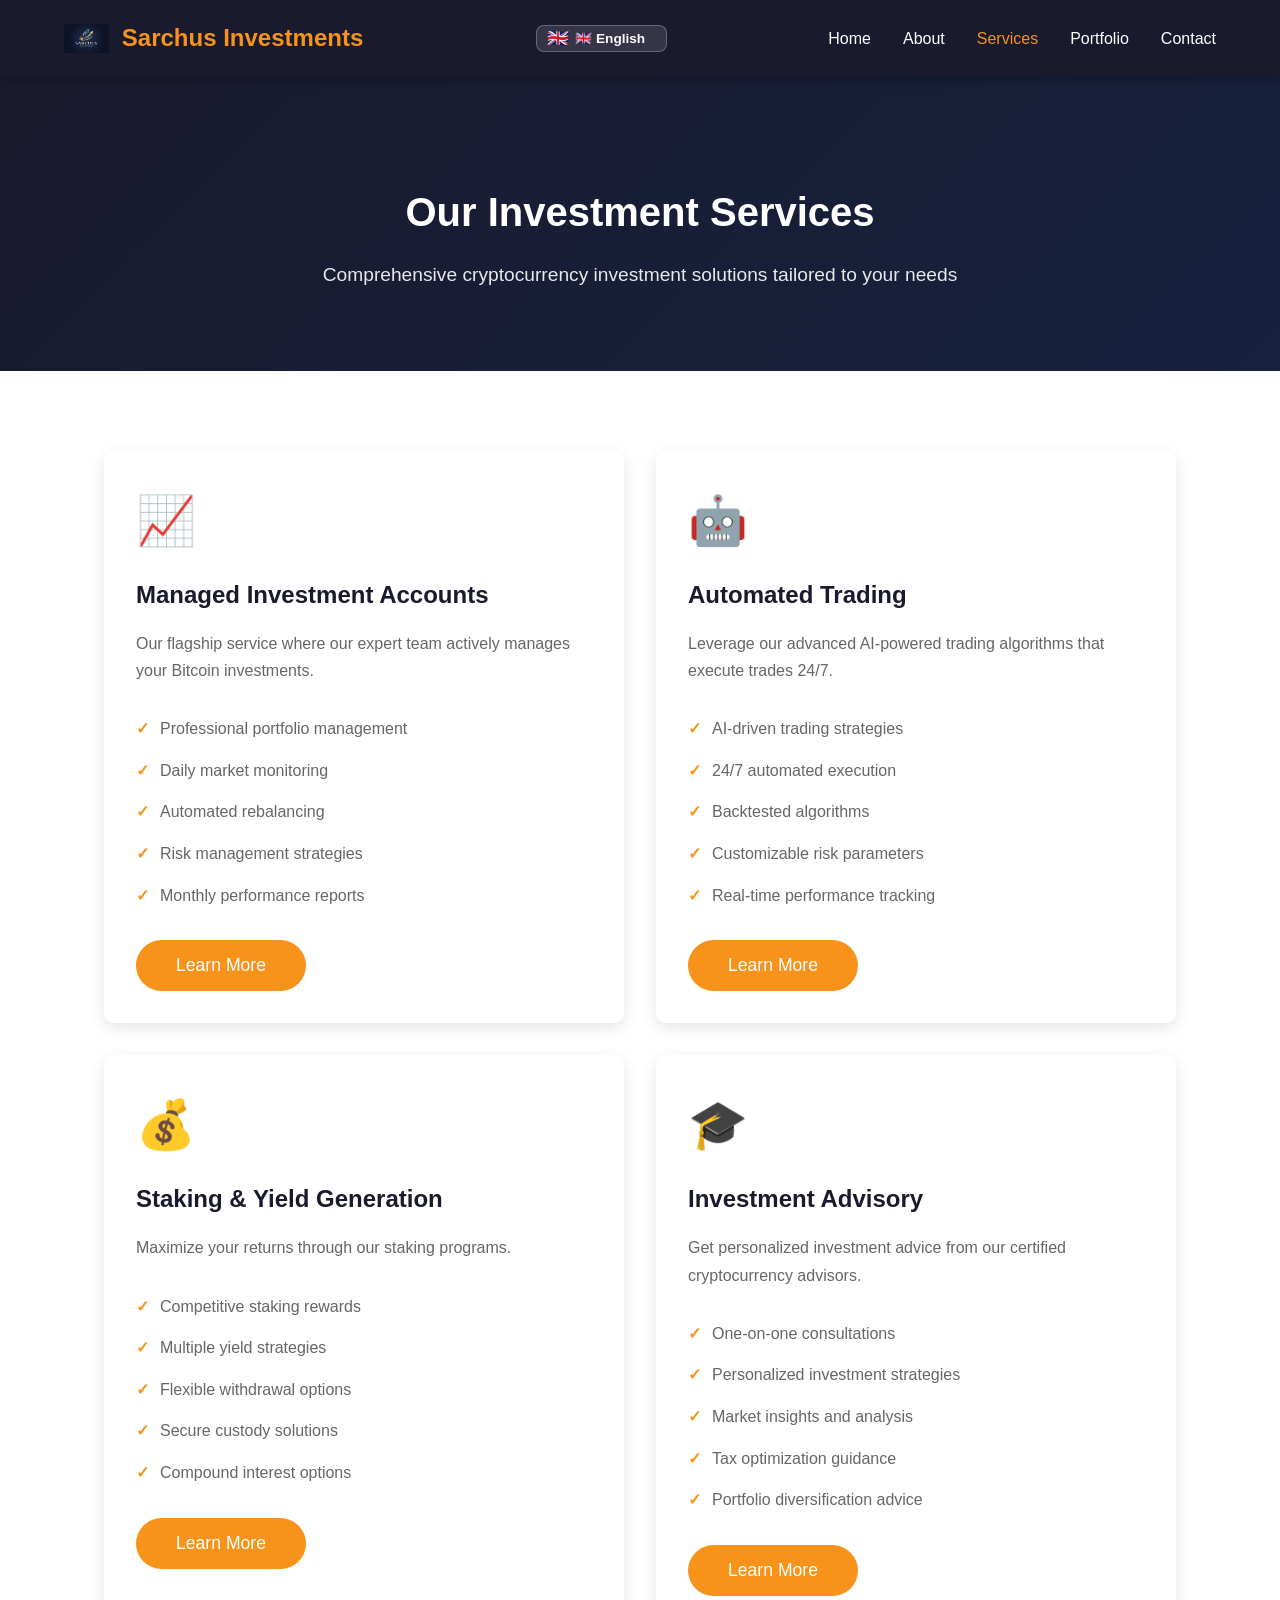
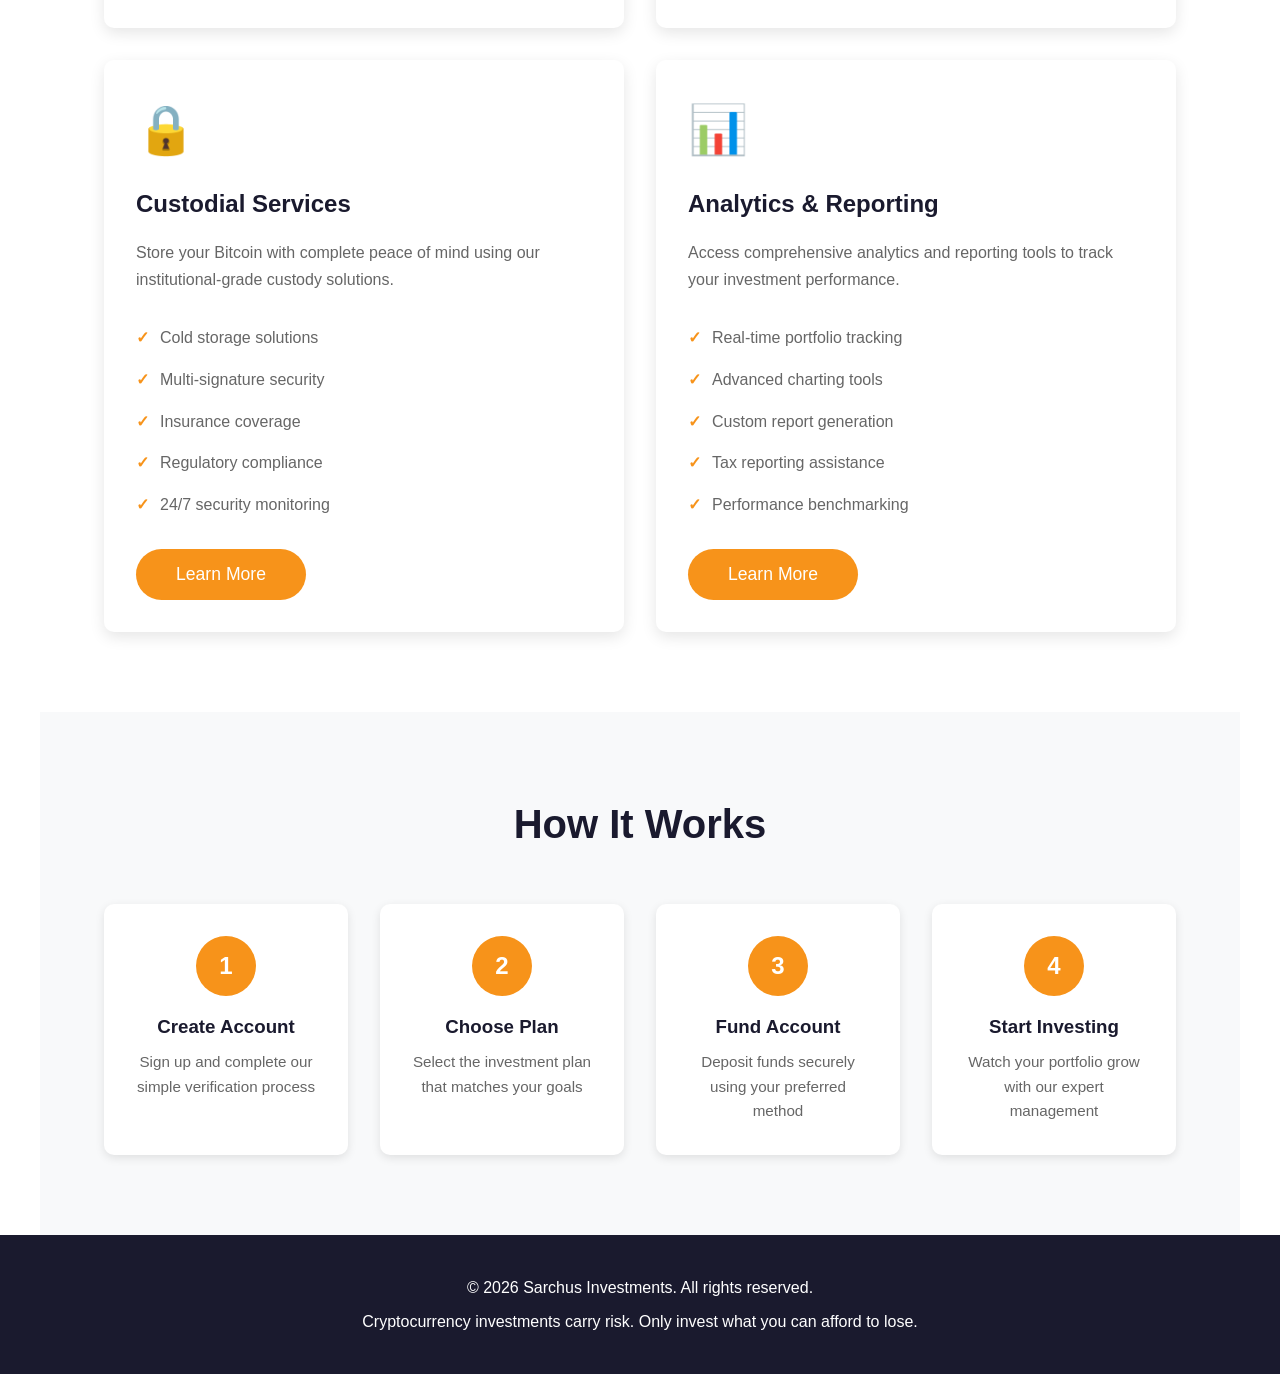
<file: services.html>
<!DOCTYPE html>
<html lang="en">
<head>
    <meta charset="UTF-8">
    <meta name="viewport" content="width=device-width, initial-scale=1.0">
    <title>Investment Services - Sarchus Investments</title>
    <link rel="icon" type="png" href="SarchusInvestments.png">
    <link rel="stylesheet" href="styles.css">
</head>
<body>
    <nav>
        <div class="container">
            <a href="index.html" class="logo-link">
                <img src="SarchusInvestments.png" alt="Sarchus Investments" class="logo-img">
                <span class="logo-text">Sarchus Investments</span>
            </a>
            <button class="mobile-menu-toggle" onclick="toggleMobileMenu()">
                <span></span><span></span><span></span>
            </button>
            <ul class="nav-menu">
                <li><a href="index.html"     data-i18n="nav-home">Home</a></li>
                <li><a href="about.html"     data-i18n="nav-about">About</a></li>
                <li><a href="services.html"  data-i18n="nav-services">Services</a></li>
                <li><a href="portfolio.html" data-i18n="nav-portfolio">Portfolio</a></li>
                <li><a href="contact.html"   data-i18n="nav-contact">Contact</a></li>
            </ul>
        </div>
    </nav>

    <section class="page-header">
        <h1 data-i18n="services-hero-title">Our Investment Services</h1>
        <p  data-i18n="services-hero-sub">Comprehensive cryptocurrency investment solutions tailored to your needs</p>
    </section>

    <section class="section">
        <div class="services-grid">
            <div class="service-detail">
                <div class="service-icon">📈</div>
                <h2 data-i18n="service-managed-title">Managed Investment Accounts</h2>
                <p  data-i18n="service-managed-desc">Our flagship service where our expert team actively manages your Bitcoin investments. We handle everything from market analysis to trade execution, ensuring your portfolio is optimized for maximum returns while managing risk.</p>
                <ul class="service-list">
                    <li>Professional portfolio management</li>
                    <li>Daily market monitoring</li>
                    <li>Automated rebalancing</li>
                    <li>Risk management strategies</li>
                    <li>Monthly performance reports</li>
                </ul>
                <button class="cta-button" onclick="window.location.href='contact.html'" data-i18n="service-learn-more">Learn More</button>
            </div>

            <div class="service-detail">
                <div class="service-icon">🤖</div>
                <h2 data-i18n="service-trading-title">Automated Trading</h2>
                <p  data-i18n="service-trading-desc">Leverage our advanced AI-powered trading algorithms that execute trades 24/7 based on real-time market conditions. Our algorithms are constantly refined using machine learning to adapt to changing market dynamics.</p>
                <ul class="service-list">
                    <li>AI-driven trading strategies</li>
                    <li>24/7 automated execution</li>
                    <li>Backtested algorithms</li>
                    <li>Customizable risk parameters</li>
                    <li>Real-time performance tracking</li>
                </ul>
                <button class="cta-button" onclick="window.location.href='contact.html'" data-i18n="service-learn-more">Learn More</button>
            </div>

            <div class="service-detail">
                <div class="service-icon">💰</div>
                <h2 data-i18n="service-staking-title">Staking &amp; Yield Generation</h2>
                <p  data-i18n="service-staking-desc">Maximize your returns through our staking programs. Earn passive income on your Bitcoin holdings through various yield-generating strategies including lending, staking, and liquidity provision.</p>
                <ul class="service-list">
                    <li>Competitive staking rewards</li>
                    <li>Multiple yield strategies</li>
                    <li>Flexible withdrawal options</li>
                    <li>Secure custody solutions</li>
                    <li>Compound interest options</li>
                </ul>
                <button class="cta-button" onclick="window.location.href='contact.html'" data-i18n="service-learn-more">Learn More</button>
            </div>

            <div class="service-detail">
                <div class="service-icon">🎓</div>
                <h2 data-i18n="service-advisory-title">Investment Advisory</h2>
                <p  data-i18n="service-advisory-desc">Get personalized investment advice from our certified cryptocurrency advisors. Whether you're a beginner or experienced investor, we provide guidance tailored to your financial goals and risk tolerance.</p>
                <ul class="service-list">
                    <li>One-on-one consultations</li>
                    <li>Personalized investment strategies</li>
                    <li>Market insights and analysis</li>
                    <li>Tax optimization guidance</li>
                    <li>Portfolio diversification advice</li>
                </ul>
                <button class="cta-button" onclick="window.location.href='contact.html'" data-i18n="service-learn-more">Learn More</button>
            </div>

            <div class="service-detail">
                <div class="service-icon">🔒</div>
                <h2 data-i18n="service-custody-title">Custodial Services</h2>
                <p  data-i18n="service-custody-desc">Store your Bitcoin with complete peace of mind using our institutional-grade custody solutions. We provide secure storage with insurance coverage, multi-signature wallets, and cold storage options.</p>
                <ul class="service-list">
                    <li>Cold storage solutions</li>
                    <li>Multi-signature security</li>
                    <li>Insurance coverage</li>
                    <li>Regulatory compliance</li>
                    <li>24/7 security monitoring</li>
                </ul>
                <button class="cta-button" onclick="window.location.href='contact.html'" data-i18n="service-learn-more">Learn More</button>
            </div>

            <div class="service-detail">
                <div class="service-icon">📊</div>
                <h2 data-i18n="service-analytics-title">Analytics &amp; Reporting</h2>
                <p  data-i18n="service-analytics-desc">Access comprehensive analytics and reporting tools to track your investment performance. Get detailed insights into your portfolio, market trends, and investment metrics through our advanced dashboard.</p>
                <ul class="service-list">
                    <li>Real-time portfolio tracking</li>
                    <li>Advanced charting tools</li>
                    <li>Custom report generation</li>
                    <li>Tax reporting assistance</li>
                    <li>Performance benchmarking</li>
                </ul>
                <button class="cta-button" onclick="window.location.href='contact.html'" data-i18n="service-learn-more">Learn More</button>
            </div>
        </div>
    </section>

    <section class="section" style="background: var(--light);">
        <h2 data-i18n="how-it-works-h2">How It Works</h2>
        <div class="process-steps">
            <div class="step">
                <div class="step-number">1</div>
                <h3 data-i18n="step1-title">Create Account</h3>
                <p  data-i18n="step1-desc">Sign up and complete our simple verification process</p>
            </div>
            <div class="step">
                <div class="step-number">2</div>
                <h3 data-i18n="step2-title">Choose Plan</h3>
                <p  data-i18n="step2-desc">Select the investment plan that matches your goals</p>
            </div>
            <div class="step">
                <div class="step-number">3</div>
                <h3 data-i18n="step3-title">Fund Account</h3>
                <p  data-i18n="step3-desc">Deposit funds securely using your preferred method</p>
            </div>
            <div class="step">
                <div class="step-number">4</div>
                <h3 data-i18n="step4-title">Start Investing</h3>
                <p  data-i18n="step4-desc">Watch your portfolio grow with our expert management</p>
            </div>
        </div>
    </section>

    <footer>
        <p data-i18n="footer-copy">&copy; 2026 CryptoVest. All rights reserved.</p>
        <p data-i18n="footer-risk">Cryptocurrency investments carry risk. Only invest what you can afford to lose.</p>
    </footer>

    <script src="translations.js"></script>
    <script src="lang-switcher.js"></script>
    <script src="main.js"></script>
</body>
</html>
</file>
<file: styles.css>
* {
    margin: 0;
    padding: 0;
    box-sizing: border-box;
}

:root {
    --primary: #f7931a;
    --secondary: #4a90e2;
    --dark: #1a1a2e;
    --light: #f8f9fa;
    --accent: #16213e;
}

body {
    font-family: 'Segoe UI', Tahoma, Geneva, Verdana, sans-serif;
    line-height: 1.6;
    color: #333;
}

/* Navigation */
nav {
    background: var(--dark);
    padding: 1rem 5%;
    position: fixed;
    width: 100%;
    top: 0;
    z-index: 1000;
    box-shadow: 0 2px 10px rgba(0,0,0,0.3);
}

nav .container {
    display: flex;
    justify-content: space-between;
    align-items: center;
    max-width: 1200px;
    margin: 0 auto;
}

.logo-link {
    display: flex;
    align-items: center;
    gap: 0.8rem;
    text-decoration: none;
    transition: opacity 0.3s;
    z-index: 1001;
}

.logo-link:hover {
    opacity: 0.8;
}

.logo-img {
    width: 45px;
    height: 45px;
    object-fit: contain;
    border-radius: 8px;
}

.logo-text {
    font-size: 1.5rem;
    font-weight: bold;
    color: var(--primary);
}

.mobile-menu-toggle {
    display: none;
    flex-direction: column;
    gap: 4px;
    background: none;
    border: none;
    cursor: pointer;
    padding: 5px;
    z-index: 1001;
}

.mobile-menu-toggle span {
    width: 25px;
    height: 3px;
    background: white;
    border-radius: 2px;
    transition: all 0.3s ease;
}

.mobile-menu-toggle.active span:nth-child(1) {
    transform: rotate(45deg) translate(5px, 5px);
}

.mobile-menu-toggle.active span:nth-child(2) {
    opacity: 0;
}

.mobile-menu-toggle.active span:nth-child(3) {
    transform: rotate(-45deg) translate(7px, -6px);
}

.nav-menu {
    display: flex;
    list-style: none;
    gap: 2rem;
    margin: 0;
    padding: 0;
}

nav a {
    color: white;
    text-decoration: none;
    transition: color 0.3s;
}

nav a:hover,
nav a.active {
    color: var(--primary);
}

/* Mobile Menu Styles */
@media (max-width: 768px) {
    .mobile-menu-toggle {
        display: flex;
    }

    .nav-menu {
        position: fixed;
        left: -100%;
        top: 60px;
        flex-direction: column;
        background-color: var(--dark);
        width: 100%;
        text-align: center;
        transition: left 0.3s ease;
        box-shadow: 0 10px 27px rgba(0,0,0,0.05);
        padding: 2rem 0;
        gap: 0;
    }

    .nav-menu.active {
        left: 0;
    }

    .nav-menu li {
        padding: 1rem 0;
        border-bottom: 1px solid rgba(255,255,255,0.1);
    }

    .nav-menu a {
        display: block;
        font-size: 1.1rem;
    }
}

/* Bitcoin Price Ticker - Sliding Animation */
.btc-price {
    background: var(--accent);
    color: white;
    padding: 1rem 0;
    text-align: center;
    font-size: 1.1rem;
    margin-top: 60px;
    overflow: hidden;
    position: relative;
    width: 100%;
}

.btc-price-wrapper {
    display: flex;
    width: max-content;
    animation: slide 25s linear infinite;
}

.btc-price-content {
    display: flex;
    align-items: center;
    gap: 2rem;
    padding: 0 2rem;
    white-space: nowrap;
}

@keyframes slide {
    0% {
        transform: translateX(0);
    }
    100% {
        transform: translateX(-50%);
    }
}

.btc-price:hover .btc-price-wrapper {
    animation-play-state: paused;
}

.crypto-price-item {
    display: inline-flex;
    align-items: center;
    gap: 0.5rem;
    padding: 0 1.5rem;
    border-right: 1px solid rgba(255, 255, 255, 0.2);
}

.crypto-icon {
    width: 28px;
    height: 28px;
    object-fit: contain;
    flex-shrink: 0;
}

.crypto-name {
    font-weight: bold;
    color: var(--primary);
    flex-shrink: 0;
}

.price-value {
    font-weight: 600;
    color: #ffffff;
    flex-shrink: 0;
}

/* Hero Section */
.hero {
    background: linear-gradient(135deg, var(--dark) 0%, var(--accent) 100%);
    color: white;
    padding: 150px 5% 100px;
    text-align: center;
}

.hero h1 {
    font-size: 3rem;
    margin-bottom: 1rem;
    animation: fadeInUp 1s ease;
}

.hero p {
    font-size: 1.3rem;
    margin-bottom: 2rem;
    opacity: 0.9;
}

/* Page Header */
.page-header {
    background: linear-gradient(135deg, var(--dark) 0%, var(--accent) 100%);
    color: white;
    padding: 120px 5% 80px;
    text-align: center;
    margin-top: 60px;
}

.page-header h1 {
    font-size: 2.5rem;
    margin-bottom: 1rem;
}

.page-header p {
    font-size: 1.2rem;
    opacity: 0.9;
}

/* CTA Button */
.cta-button {
    background: var(--primary);
    color: white;
    padding: 15px 40px;
    border: none;
    border-radius: 50px;
    font-size: 1.1rem;
    cursor: pointer;
    transition: transform 0.3s, box-shadow 0.3s;
}

.cta-button:hover {
    transform: translateY(-3px);
    box-shadow: 0 10px 25px rgba(247, 147, 26, 0.4);
}

/* Stats Section */
.stats {
    display: grid;
    grid-template-columns: repeat(auto-fit, minmax(250px, 1fr));
    gap: 2rem;
    padding: 3rem 5%;
    background: var(--light);
    max-width: 1200px;
    margin: -50px auto 0;
    border-radius: 10px;
    box-shadow: 0 5px 20px rgba(0,0,0,0.1);
}

.stat-card {
    text-align: center;
    padding: 2rem;
}

.stat-card h3 {
    font-size: 2.5rem;
    color: var(--primary);
    margin-bottom: 0.5rem;
}

/* Section */
.section {
    padding: 80px 5%;
    max-width: 1200px;
    margin: 0 auto;
}

.section h2 {
    font-size: 2.5rem;
    text-align: center;
    margin-bottom: 3rem;
    color: var(--dark);
}

/* About Content */
.about-content {
    max-width: 1000px;
    margin: 0 auto;
}

.about-content h2 {
    font-size: 2rem;
    color: var(--dark);
    margin-bottom: 1.5rem;
    text-align: left;
}

.about-content p {
    font-size: 1.1rem;
    line-height: 1.8;
    margin-bottom: 1.5rem;
    color: #555;
}

/* Values Grid */
.values-grid {
    display: grid;
    grid-template-columns: repeat(auto-fit, minmax(250px, 1fr));
    gap: 2rem;
    margin-top: 2rem;
}

.value-card {
    background: white;
    padding: 2rem;
    border-radius: 10px;
    box-shadow: 0 5px 15px rgba(0,0,0,0.1);
    transition: transform 0.3s;
}

.value-card:hover {
    transform: translateY(-5px);
}

.value-card h3 {
    color: var(--dark);
    margin-bottom: 1rem;
    font-size: 1.3rem;
}

/* Team Grid */
.team-grid {
    display: grid;
    grid-template-columns: repeat(auto-fit, minmax(250px, 1fr));
    gap: 2rem;
    margin-top: 2rem;
}

.team-member {
    background: white;
    padding: 2rem;
    border-radius: 10px;
    box-shadow: 0 5px 15px rgba(0,0,0,0.1);
    text-align: center;
    transition: transform 0.3s;
}

.team-member:hover {
    transform: translateY(-5px);
}

.team-avatar {
    width: 120px;
    height: 120px;
    margin: 0 auto 1.5rem;
    border-radius: 50%;
    overflow: hidden;
    border: 4px solid var(--primary);
}

.team-avatar img {
    width: 100%;
    height: 100%;
    object-fit: cover;
}

.team-member h3 {
    color: var(--dark);
    margin-bottom: 0.5rem;
    font-size: 1.4rem;
}

.team-role {
    color: var(--primary);
    font-weight: bold;
    margin-bottom: 1rem;
    font-size: 1rem;
}

.team-member p {
    color: #666;
    font-size: 0.95rem;
    line-height: 1.6;
}

/* Contact Container */
.contact-container {
    display: grid;
    grid-template-columns: 1fr 1.5fr;
    gap: 3rem;
    max-width: 1200px;
    margin: 0 auto;
}

.contact-info h2 {
    text-align: left;
    font-size: 2rem;
    margin-bottom: 2rem;
}

.info-item {
    display: flex;
    gap: 1.5rem;
    margin-bottom: 2rem;
    padding: 1.5rem;
    background: white;
    border-radius: 10px;
    box-shadow: 0 3px 10px rgba(0,0,0,0.1);
}

.info-icon {
    font-size: 2rem;
    min-width: 50px;
}

.info-item h3 {
    color: var(--dark);
    margin-bottom: 0.5rem;
    font-size: 1.2rem;
}

.info-item p {
    color: #666;
    line-height: 1.6;
}

.social-links {
    margin-top: 2rem;
}

.social-links h3 {
    margin-bottom: 1rem;
    color: var(--dark);
}

.social-icons {
    display: flex;
    gap: 1rem;
    flex-wrap: wrap;
}

.social-icon {
    padding: 0.5rem 1rem;
    background: var(--primary);
    color: white;
    text-decoration: none;
    border-radius: 5px;
    transition: transform 0.3s;
}

.social-icon:hover {
    transform: translateY(-3px);
}

/* Contact Form */
.contact-form-container h2 {
    text-align: left;
    font-size: 2rem;
    margin-bottom: 2rem;
}

.contact-form {
    background: white;
    padding: 2rem;
    border-radius: 10px;
    box-shadow: 0 5px 15px rgba(0,0,0,0.1);
}

.form-row {
    display: grid;
    grid-template-columns: 1fr 1fr;
    gap: 1rem;
}

.form-group {
    margin-bottom: 1.5rem;
}

.form-group label {
    display: block;
    margin-bottom: 0.5rem;
    color: var(--dark);
    font-weight: 500;
}

.form-group input,
.form-group select,
.form-group textarea {
    width: 100%;
    padding: 0.8rem;
    border: 1px solid #ddd;
    border-radius: 5px;
    font-size: 1rem;
    transition: border-color 0.3s;
}

.form-group input:focus,
.form-group select:focus,
.form-group textarea:focus {
    outline: none;
    border-color: var(--primary);
}

.checkbox-group label {
    display: flex;
    align-items: center;
    gap: 0.5rem;
    cursor: pointer;
}

.checkbox-group input[type="checkbox"] {
    width: auto;
}

.checkbox-group a {
    color: var(--primary);
}

.success-message {
    background: #d4edda;
    border: 1px solid #c3e6cb;
    color: #155724;
    padding: 2rem;
    border-radius: 10px;
    margin-top: 2rem;
}

.success-message h3 {
    margin-bottom: 1rem;
}

/* FAQ Container */
.faq-container {
    max-width: 800px;
    margin: 0 auto;
}

.faq-item {
    background: white;
    padding: 2rem;
    border-radius: 10px;
    margin-bottom: 1.5rem;
    box-shadow: 0 3px 10px rgba(0,0,0,0.1);
}

.faq-item h3 {
    color: var(--dark);
    margin-bottom: 1rem;
    font-size: 1.2rem;
}

.faq-item p {
    color: #666;
    line-height: 1.7;
}

/* Portfolio Styles */
.portfolio-summary {
    display: grid;
    grid-template-columns: repeat(auto-fit, minmax(250px, 1fr));
    gap: 2rem;
    margin-bottom: 3rem;
}

.summary-card {
    background: white;
    padding: 2rem;
    border-radius: 10px;
    box-shadow: 0 5px 15px rgba(0,0,0,0.1);
}

.summary-card h3 {
    color: #666;
    font-size: 1rem;
    margin-bottom: 1rem;
}

.portfolio-value {
    font-size: 2rem;
    color: var(--dark);
    font-weight: bold;
    margin-bottom: 0.5rem;
}

.change {
    font-size: 1rem;
    font-weight: 600;
}

.change.positive {
    color: #28a745;
}

.change.negative {
    color: #dc3545;
}

/* Portfolio Calculator */
.portfolio-calculator {
    background: white;
    padding: 2rem;
    border-radius: 10px;
    box-shadow: 0 5px 15px rgba(0,0,0,0.1);
    margin-bottom: 3rem;
}

.portfolio-calculator h2 {
    text-align: left;
    font-size: 1.8rem;
    margin-bottom: 2rem;
}

.calculator-inputs {
    display: grid;
    grid-template-columns: repeat(auto-fit, minmax(250px, 1fr));
    gap: 1.5rem;
    align-items: end;
}

.input-group {
    display: flex;
    flex-direction: column;
}

.input-group label {
    margin-bottom: 0.5rem;
    color: var(--dark);
    font-weight: 500;
}

.input-group input {
    padding: 0.8rem;
    border: 1px solid #ddd;
    border-radius: 5px;
    font-size: 1rem;
}

.calculator-result {
    background: var(--light);
    padding: 2rem;
    border-radius: 10px;
    margin-top: 2rem;
}

.calculator-result h3 {
    margin-bottom: 1.5rem;
    color: var(--dark);
}

.result-grid {
    display: grid;
    grid-template-columns: repeat(auto-fit, minmax(200px, 1fr));
    gap: 1.5rem;
}

.result-item {
    display: flex;
    flex-direction: column;
    gap: 0.5rem;
}

.result-label {
    color: #666;
    font-size: 0.9rem;
}

.result-value {
    font-size: 1.5rem;
    font-weight: bold;
    color: var(--dark);
}

/* Market Info */
.market-info {
    background: white;
    padding: 2rem;
    border-radius: 10px;
    box-shadow: 0 5px 15px rgba(0,0,0,0.1);
    margin-bottom: 3rem;
}

.market-info h2 {
    text-align: left;
    font-size: 1.8rem;
    margin-bottom: 2rem;
}

.market-stats {
    display: grid;
    grid-template-columns: repeat(auto-fit, minmax(200px, 1fr));
    gap: 2rem;
}

.market-stat {
    text-align: center;
    padding: 1.5rem;
    background: var(--light);
    border-radius: 10px;
}

.market-stat h4 {
    color: #666;
    margin-bottom: 0.5rem;
    font-size: 1rem;
}

.market-stat p {
    font-size: 1.5rem;
    font-weight: bold;
    color: var(--dark);
}

/* Demo Notice */
.demo-notice {
    background: #fff3cd;
    border: 2px solid #ffc107;
    padding: 2rem;
    border-radius: 10px;
    text-align: center;
}

.demo-notice h3 {
    color: var(--dark);
    margin-bottom: 1rem;
}

.demo-notice p {
    margin-bottom: 1.5rem;
    color: #666;
}

.demo-notice a {
    color: var(--primary);
}

/* Services Grid */
.services-grid {
    display: grid;
    grid-template-columns: repeat(auto-fit, minmax(350px, 1fr));
    gap: 2rem;
}

.service-detail {
    background: white;
    padding: 2rem;
    border-radius: 10px;
    box-shadow: 0 5px 15px rgba(0,0,0,0.1);
    transition: transform 0.3s;
}

.service-detail:hover {
    transform: translateY(-5px);
}

.service-icon {
    font-size: 3rem;
    margin-bottom: 1rem;
}

.service-detail h2 {
    text-align: left;
    font-size: 1.5rem;
    color: var(--dark);
    margin-bottom: 1rem;
}

.service-detail p {
    color: #666;
    line-height: 1.7;
    margin-bottom: 1.5rem;
}

.service-list {
    list-style: none;
    margin: 1.5rem 0;
}

.service-list li {
    padding: 0.5rem 0;
    color: #666;
    position: relative;
    padding-left: 1.5rem;
}

.service-list li:before {
    content: "✓";
    color: var(--primary);
    font-weight: bold;
    position: absolute;
    left: 0;
}

/* Process Steps */
.process-steps {
    display: grid;
    grid-template-columns: repeat(auto-fit, minmax(200px, 1fr));
    gap: 2rem;
    margin-top: 2rem;
}

.step {
    text-align: center;
    padding: 2rem;
    background: white;
    border-radius: 10px;
    box-shadow: 0 3px 10px rgba(0,0,0,0.1);
}

.step-number {
    width: 60px;
    height: 60px;
    background: var(--primary);
    color: white;
    border-radius: 50%;
    display: flex;
    align-items: center;
    justify-content: center;
    font-size: 1.5rem;
    font-weight: bold;
    margin: 0 auto 1rem;
}

.step h3 {
    color: var(--dark);
    margin-bottom: 0.5rem;
}

.step p {
    color: #666;
    font-size: 0.95rem;
}

/* Features */
.features {
    display: grid;
    grid-template-columns: repeat(auto-fit, minmax(300px, 1fr));
    gap: 2rem;
}

.feature-card {
    background: white;
    padding: 2rem;
    border-radius: 10px;
    box-shadow: 0 5px 15px rgba(0,0,0,0.1);
    transition: transform 0.3s;
}

.feature-card:hover {
    transform: translateY(-10px);
}

.feature-icon {
    font-size: 3rem;
    margin-bottom: 1rem;
}

.feature-card h3 {
    color: var(--dark);
    margin-bottom: 1rem;
}

/* Pricing */
.pricing {
    background: var(--light);
}

.pricing-cards {
    display: grid;
    grid-template-columns: repeat(auto-fit, minmax(280px, 1fr));
    gap: 2rem;
}

.pricing-card {
    background: white;
    padding: 2rem;
    border-radius: 10px;
    text-align: center;
    box-shadow: 0 5px 15px rgba(0,0,0,0.1);
    transition: transform 0.3s;
}

.pricing-card:hover {
    transform: scale(1.05);
}

.pricing-card.featured {
    border: 3px solid var(--primary);
    transform: scale(1.05);
}

.price {
    font-size: 3rem;
    color: var(--primary);
    margin: 1rem 0;
}

.price span {
    font-size: 1.2rem;
}

.pricing-features {
    list-style: none;
    margin: 2rem 0;
    text-align: left;
}

.pricing-features li {
    padding: 0.5rem 0;
    border-bottom: 1px solid #eee;
}

.pricing-features li:before {
    content: "✓ ";
    color: var(--primary);
    font-weight: bold;
    margin-right: 0.5rem;
}

/* Footer */
footer {
    background: var(--dark);
    color: white;
    text-align: center;
    padding: 2rem 5%;
}

footer p {
    margin: 0.5rem 0;
}

/* Animations */
@keyframes fadeInUp {
    from {
        opacity: 0;
        transform: translateY(30px);
    }
    to {
        opacity: 1;
        transform: translateY(0);
    }
}

/* Responsive Design */
@media (max-width: 968px) {
    .contact-container {
        grid-template-columns: 1fr;
    }

    .services-grid {
        grid-template-columns: 1fr;
    }
}

@media (max-width: 768px) {
    .hero h1 {
        font-size: 2rem;
    }

    .stats {
        margin-top: 0;
    }

    .logo-text {
        font-size: 1.2rem;
    }

    .btc-price {
        font-size: 0.9rem;
    }

    .btc-price-wrapper {
        animation: slide 20s linear infinite;
    }

    .crypto-price-item {
        gap: 0.3rem;
        padding: 0 1rem;
    }

    .crypto-icon {
        width: 22px;
        height: 22px;
    }

    .form-row {
        grid-template-columns: 1fr;
    }

    .calculator-inputs {
        grid-template-columns: 1fr;
    }
}

@media (max-width: 480px) {
    .logo-text {
        font-size: 1rem;
    }

    .hero h1 {
        font-size: 1.5rem;
    }

    .hero p {
        font-size: 1rem;
    }

    .btc-price {
        font-size: 0.8rem;
    }

    .btc-price-wrapper {
        animation: slide 18s linear infinite;
    }

    .btc-price-content {
        gap: 1.5rem;
        padding: 0 1rem;
    }

    .crypto-price-item {
        gap: 0.25rem;
        padding: 0 0.8rem;
    }

    .crypto-icon {
        width: 20px;
        height: 20px;
    }

    .section h2 {
        font-size: 1.8rem;
    }

    .page-header h1 {
        font-size: 1.8rem;
    }
}
</file>
